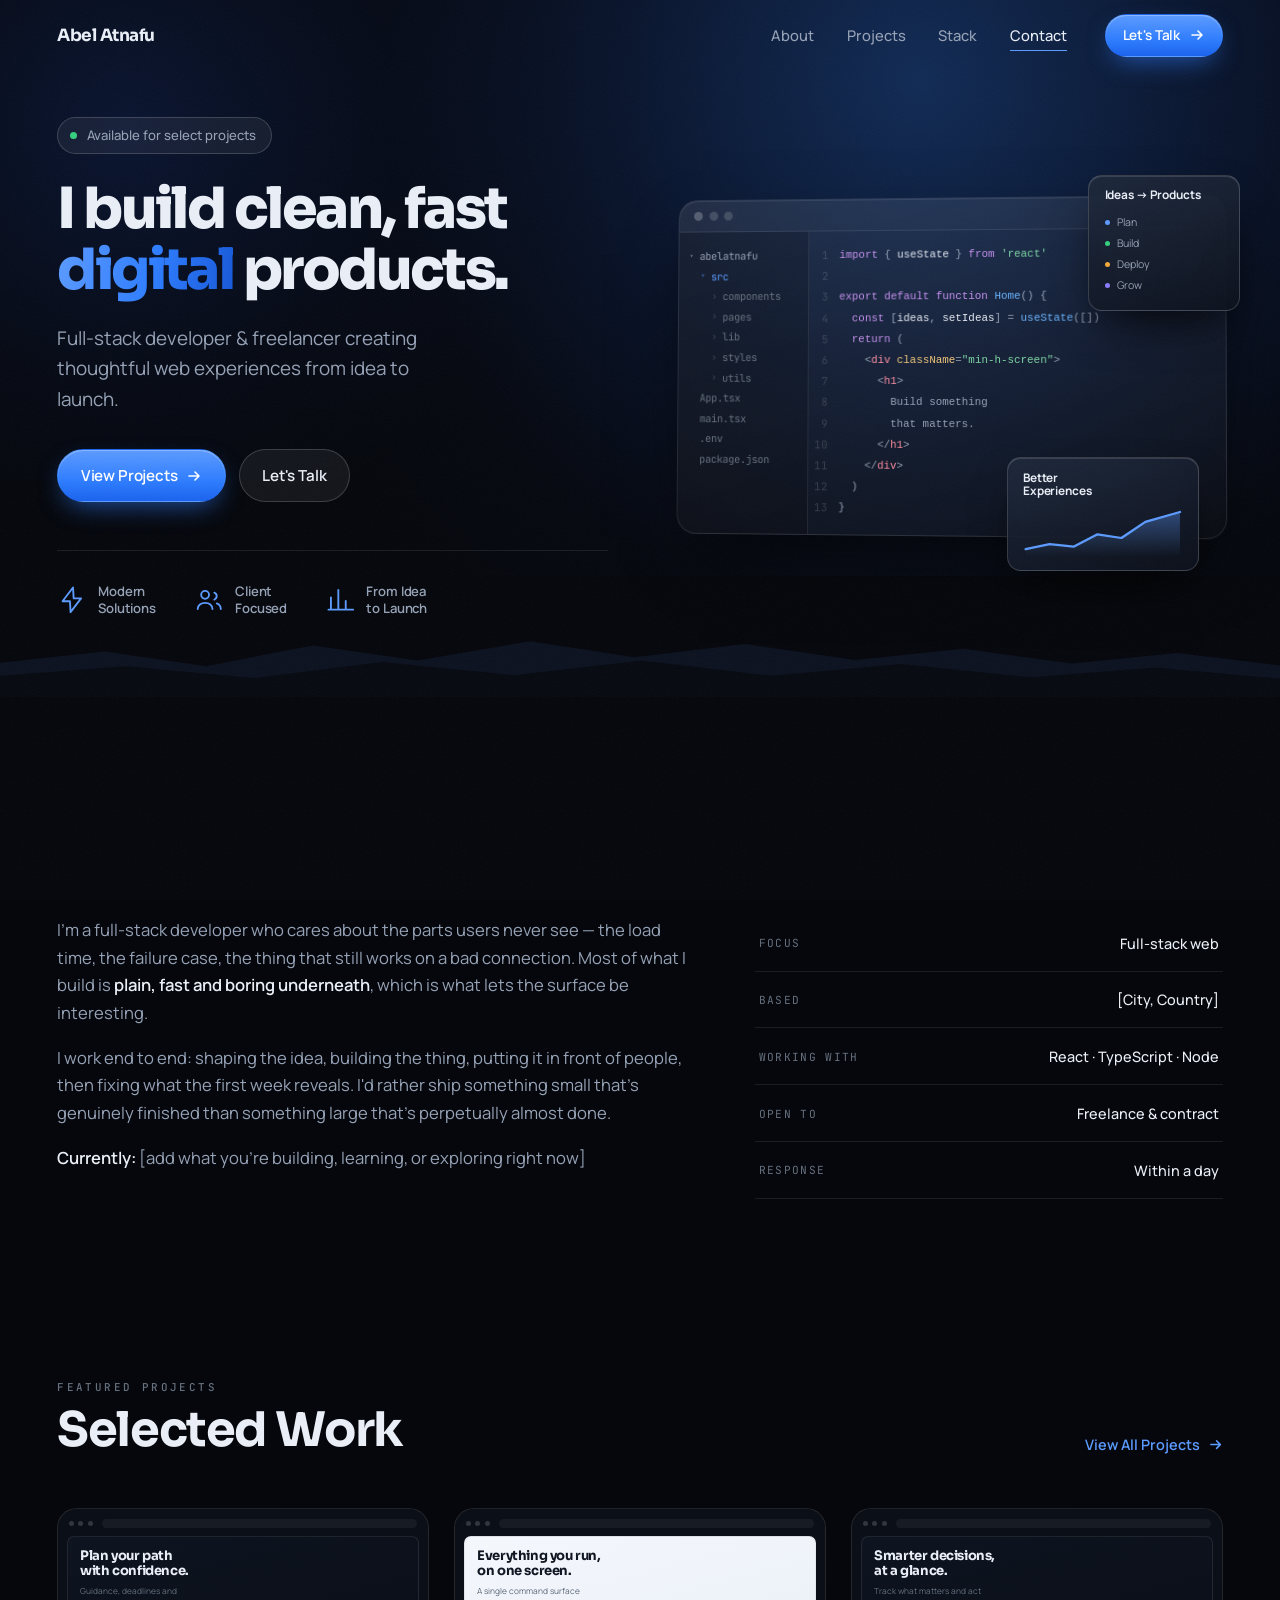
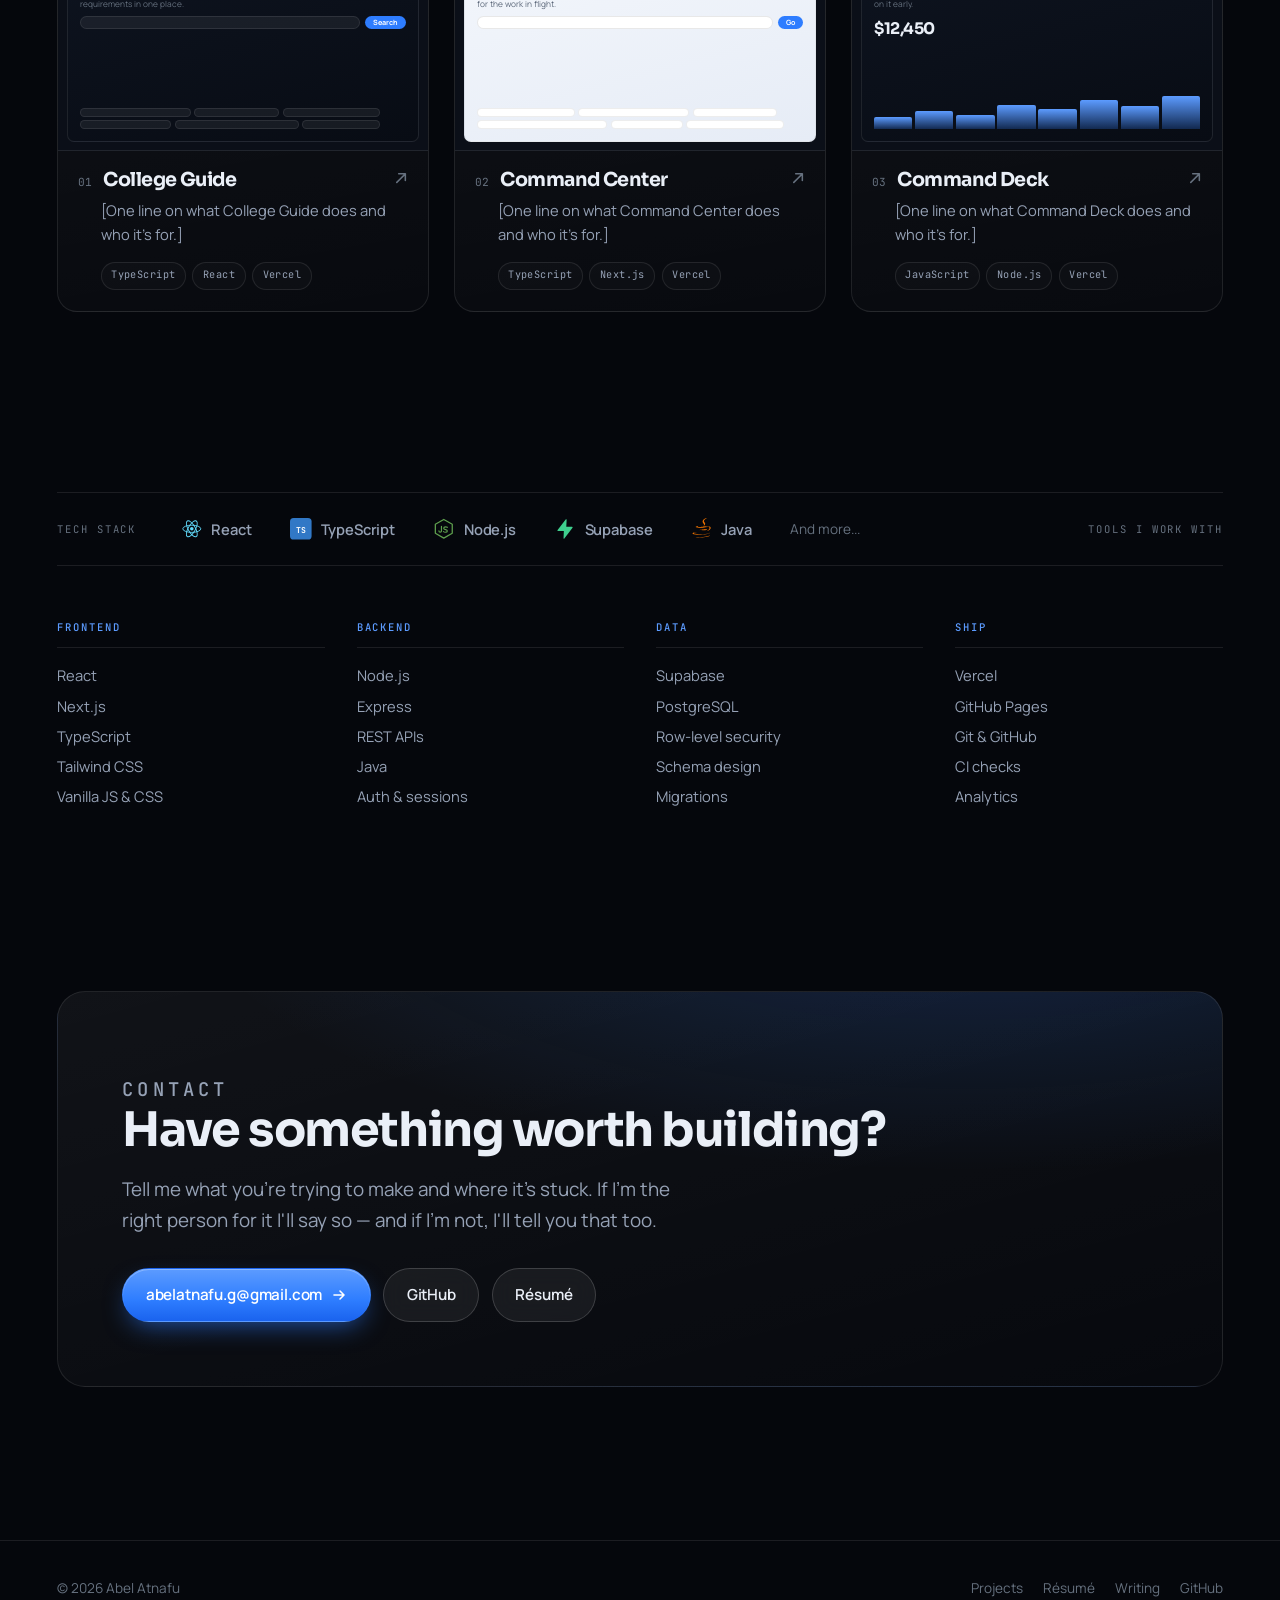
<file: index.html>
<!DOCTYPE html>
<html lang="en">
<head>
<script>document.documentElement.classList.add('js');</script>
<meta charset="UTF-8">
<meta name="viewport" content="width=device-width, initial-scale=1">
<title>Abel Atnafu — Full-stack Developer</title>
<meta name="description" content="Abel Atnafu is a full-stack developer and freelancer building clean, fast digital products — thoughtful web experiences from idea to launch.">
<meta name="color-scheme" content="dark">
<meta name="theme-color" content="#05070C">
<link rel="canonical" href="https://abelatnafu.com/">

<meta property="og:type" content="website">
<meta property="og:url" content="https://abelatnafu.com/">
<meta property="og:title" content="Abel Atnafu — Full-stack Developer">
<meta property="og:description" content="I build clean, fast digital products. Full-stack developer & freelancer creating thoughtful web experiences from idea to launch.">
<meta property="og:image" content="https://abelatnafu.com/assets/images/og-image.png">
<meta property="og:image:width" content="1200">
<meta property="og:image:height" content="630">
<meta name="twitter:card" content="summary_large_image">
<meta name="twitter:title" content="Abel Atnafu — Full-stack Developer">
<meta name="twitter:description" content="I build clean, fast digital products — from idea to launch.">
<meta name="twitter:image" content="https://abelatnafu.com/assets/images/og-image.png">

<link rel="icon" href="/assets/images/favicon.svg" type="image/svg+xml">
<link rel="preconnect" href="https://fonts.googleapis.com">
<link rel="preconnect" href="https://fonts.gstatic.com" crossorigin>
<link rel="stylesheet" href="https://fonts.googleapis.com/css2?family=Sora:wght@400;600;700;800&family=Manrope:wght@400;500;600;700&family=JetBrains+Mono:wght@400;500&display=swap">
<link rel="stylesheet" href="/assets/css/site.css">

<script type="application/ld+json">
{
  "@context": "https://schema.org",
  "@type": "Person",
  "name": "Abel Atnafu",
  "url": "https://abelatnafu.com/",
  "jobTitle": "Full-stack Developer",
  "email": "mailto:abelatnafu.g@gmail.com",
  "sameAs": ["https://github.com/Abelatnaf"]
}
</script>
</head>
<body>
<a class="skip-link" href="#main">Skip to content</a>

<header class="site-header" id="siteHeader">
  <div class="header-inner">
    <a class="wordmark" href="#top">Abel Atnafu</a>

    <nav class="main-nav" id="nav" aria-label="Primary">
      <ul>
        <li><a href="#about">About</a></li>
        <li><a href="#work">Projects</a></li>
        <li><a href="#stack">Stack</a></li>
        <li><a href="#contact">Contact</a></li>
      </ul>
    </nav>

    <a class="btn btn--primary btn--sm header-cta" href="#contact">
      Let's Talk
      <svg viewBox="0 0 16 16" fill="none" aria-hidden="true"><path d="M3 8h10M9 4l4 4-4 4" stroke="currentColor" stroke-width="1.6" stroke-linecap="round" stroke-linejoin="round"/></svg>
    </a>

    <button class="nav-toggle" id="navToggle" aria-expanded="false" aria-controls="nav" aria-label="Menu"><span></span></button>
  </div>
</header>

<main id="main">

<!-- ============================ HERO ============================ -->
<section class="hero" id="top">
  <div class="shell hero-grid">

    <div class="hero-copy">
      <div class="st">
        <span class="pill"><span class="dot"></span> Available for select projects</span>
      </div>

      <h1 class="st">I build clean, fast<br><span class="grad-blue">digital</span> products.</h1>

      <p class="hero-lead st">Full-stack developer &amp; freelancer creating thoughtful web experiences from idea to launch.</p>

      <div class="hero-actions st">
        <a class="btn btn--primary" href="#work">
          View Projects
          <svg viewBox="0 0 16 16" fill="none" aria-hidden="true"><path d="M3 8h10M9 4l4 4-4 4" stroke="currentColor" stroke-width="1.6" stroke-linecap="round" stroke-linejoin="round"/></svg>
        </a>
        <a class="btn btn--ghost" href="#contact">Let's Talk</a>
      </div>

      <div class="chips st">
        <div class="chip">
          <span class="chip-ic">
            <svg viewBox="0 0 24 24" fill="none" aria-hidden="true"><path d="M13 2 4.5 13.2h6L11 22l8.5-11.2h-6L13 2Z" stroke="currentColor" stroke-width="1.5" stroke-linejoin="round"/></svg>
          </span>
          <span class="chip-tx">Modern<br>Solutions</span>
        </div>
        <div class="chip">
          <span class="chip-ic">
            <svg viewBox="0 0 24 24" fill="none" aria-hidden="true"><circle cx="9" cy="8" r="3.2" stroke="currentColor" stroke-width="1.5"/><path d="M3 19.5c0-3 2.7-5 6-5s6 2 6 5" stroke="currentColor" stroke-width="1.5" stroke-linecap="round"/><path d="M16.5 6.2a3 3 0 0 1 0 5.6M18.5 15c2 .7 3.2 2.3 3.2 4.5" stroke="currentColor" stroke-width="1.5" stroke-linecap="round"/></svg>
          </span>
          <span class="chip-tx">Client<br>Focused</span>
        </div>
        <div class="chip">
          <span class="chip-ic">
            <svg viewBox="0 0 24 24" fill="none" aria-hidden="true"><path d="M4 20V10M10 20V4M16 20v-7M22 20H2" stroke="currentColor" stroke-width="1.5" stroke-linecap="round"/></svg>
          </span>
          <span class="chip-tx">From Idea<br>to Launch</span>
        </div>
      </div>
    </div>

    <!-- ---------- Visual stage ---------- -->
    <div class="stage">
      <div class="editor glass">
        <div class="editor-bar" aria-hidden="true"><b></b><b></b><b></b></div>

        <div class="editor-body">
          <ul class="filetree" aria-hidden="true">
            <li class="fold"><span class="car">▾</span> abelatnafu</li>
            <li class="fold open ind"><span class="car">▾</span> src</li>
            <li class="ind" style="padding-left:1.6rem"><span class="car">›</span> components</li>
            <li class="ind" style="padding-left:1.6rem"><span class="car">›</span> pages</li>
            <li class="ind" style="padding-left:1.6rem"><span class="car">›</span> lib</li>
            <li class="ind" style="padding-left:1.6rem"><span class="car">›</span> styles</li>
            <li class="ind" style="padding-left:1.6rem"><span class="car">›</span> utils</li>
            <li class="ind">App.tsx</li>
            <li class="ind">main.tsx</li>
            <li class="ind">.env</li>
            <li class="ind">package.json</li>
          </ul>

          <div class="code">
            <div class="gutter" aria-hidden="true">1<br>2<br>3<br>4<br>5<br>6<br>7<br>8<br>9<br>10<br>11<br>12<br>13</div>
<pre><code><span class="t-key">import</span> { <span class="t-var">useState</span> } <span class="t-key">from</span> <span class="t-str">'react'</span>

<span class="t-key">export default function</span> <span class="t-fn">Home</span>() {
  <span class="t-key">const</span> [<span class="t-var">ideas</span>, <span class="t-var">setIdeas</span>] = <span class="t-fn">useState</span>([])
  <span class="t-key">return</span> (
    &lt;<span class="t-tag">div</span> <span class="t-att">className</span>=<span class="t-str">"min-h-screen"</span>&gt;
      &lt;<span class="t-tag">h1</span>&gt;
        Build something
        that matters.
      &lt;/<span class="t-tag">h1</span>&gt;
    &lt;/<span class="t-tag">div</span>&gt;
  )
}</code></pre>
          </div>
        </div>
      </div>

      <div class="floats-mob">
        <div class="float float--ideas glass">
          <h4>Ideas → Products</h4>
          <ul>
            <li><i style="background:var(--blue-hi)"></i> Plan</li>
            <li><i style="background:var(--green)"></i> Build</li>
            <li><i style="background:var(--amber)"></i> Deploy</li>
            <li><i style="background:var(--violet)"></i> Grow</li>
          </ul>
        </div>

        <div class="float float--chart glass">
          <h4>Better<br>Experiences</h4>
          <svg class="spark" viewBox="0 0 120 40" preserveAspectRatio="none" aria-hidden="true">
            <defs>
              <linearGradient id="sparkFill" x1="0" y1="0" x2="0" y2="1">
                <stop offset="0%" stop-color="#5C9BFF" stop-opacity=".38"/>
                <stop offset="100%" stop-color="#5C9BFF" stop-opacity="0"/>
              </linearGradient>
            </defs>
            <path d="M2 34 L20 30 L38 32 L56 22 L74 25 L92 12 L118 4 L118 40 L2 40 Z" fill="url(#sparkFill)"/>
            <path class="ln" d="M2 34 L20 30 L38 32 L56 22 L74 25 L92 12 L118 4"/>
          </svg>
        </div>
      </div>
    </div>

  </div>

  <div class="rail" aria-hidden="true">
    <span>Discipline</span><span>Creates</span><span>Freedom</span><i></i>
  </div>

  <svg class="ridge" viewBox="0 0 1440 260" preserveAspectRatio="none" aria-hidden="true">
    <path d="M0 158 L118 126 L232 168 L352 108 L470 152 L596 96 L714 142 L838 104 L962 150 L1084 118 L1206 160 L1324 130 L1440 166 L1440 260 L0 260 Z" fill="#0C1220"/>
    <path d="M0 196 L142 168 L286 202 L430 156 L578 194 L722 152 L868 196 L1014 162 L1160 200 L1300 172 L1440 204 L1440 260 L0 260 Z" fill="#070A11"/>
  </svg>
</section>

<!-- ============================ ABOUT ============================ -->
<section class="section" id="about">
  <div class="shell">
    <div class="sec-head rv">
      <div>
        <p class="eyebrow">About</p>
        <h2>Built to ship.</h2>
      </div>
    </div>

    <div class="about-grid">
      <div class="about-copy rv">
        <p>I'm a full-stack developer who cares about the parts users never see — the load time, the failure case, the thing that still works on a bad connection. Most of what I build is <strong>plain, fast and boring underneath</strong>, which is what lets the surface be interesting.</p>
        <p>I work end to end: shaping the idea, building the thing, putting it in front of people, then fixing what the first week reveals. I'd rather ship something small that's genuinely finished than something large that's perpetually almost done.</p>
        <p><strong>Currently:</strong> [add what you're building, learning, or exploring right now]</p>
      </div>

      <dl class="facts rv">
        <div class="fact"><dt>Focus</dt><dd>Full-stack web</dd></div>
        <div class="fact"><dt>Based</dt><dd>[City, Country]</dd></div>
        <div class="fact"><dt>Working with</dt><dd>React · TypeScript · Node</dd></div>
        <div class="fact"><dt>Open to</dt><dd>Freelance &amp; contract</dd></div>
        <div class="fact"><dt>Response</dt><dd>Within a day</dd></div>
      </dl>
    </div>
  </div>
</section>

<!-- ============================ WORK ============================ -->
<section class="section" id="work">
  <div class="shell">
    <div class="sec-head rv">
      <div>
        <p class="eyebrow">Featured Projects</p>
        <h2>Selected Work</h2>
      </div>
      <a class="link-arrow" href="https://github.com/Abelatnaf?tab=repositories">
        View All Projects
        <svg viewBox="0 0 16 16" fill="none" aria-hidden="true"><path d="M3 8h10M9 4l4 4-4 4" stroke="currentColor" stroke-width="1.6" stroke-linecap="round" stroke-linejoin="round"/></svg>
      </a>
    </div>

    <div class="work-grid">

      <!-- 01 -->
      <article class="card rv">
        <div class="card-vis">
          <div class="mock mock--dark">
            <div class="mock-bar"><b></b><b></b><b></b><span></span></div>
            <div class="mock-pane">
              <div class="mock-h">Plan your path<br>with confidence.</div>
              <div class="mock-sub">Guidance, deadlines and requirements in one place.</div>
              <div class="mock-row"><span class="mock-input"></span><span class="mock-btn">Search</span></div>
              <div class="mock-chips">
                <i style="width:34%"></i><i style="width:26%"></i><i style="width:30%"></i>
                <i style="width:28%"></i><i style="width:38%"></i><i style="width:24%"></i>
              </div>
            </div>
          </div>
        </div>
        <div class="card-body">
          <div class="card-top">
            <span class="card-num">01</span>
            <h3>College Guide</h3>
            <span class="card-out"><svg viewBox="0 0 16 16" fill="none" aria-hidden="true"><path d="M6 3h7v7M13 3 4 12" stroke="currentColor" stroke-width="1.6" stroke-linecap="round" stroke-linejoin="round"/></svg></span>
          </div>
          <p class="card-desc">[One line on what College Guide does and who it's for.]</p>
          <div class="tags"><span class="tag">TypeScript</span><span class="tag">React</span><span class="tag">Vercel</span></div>
          <a class="card-link" href="https://college-guide-rho.vercel.app" target="_blank" rel="noopener" aria-label="College Guide — open live site"></a>
        </div>
      </article>

      <!-- 02 -->
      <article class="card rv">
        <div class="card-vis">
          <div class="mock mock--light">
            <div class="mock-bar"><b></b><b></b><b></b><span></span></div>
            <div class="mock-pane">
              <div class="mock-h">Everything you run,<br>on one screen.</div>
              <div class="mock-sub">A single command surface for the work in flight.</div>
              <div class="mock-row"><span class="mock-input"></span><span class="mock-btn">Go</span></div>
              <div class="mock-chips">
                <i style="width:30%"></i><i style="width:34%"></i><i style="width:26%"></i>
                <i style="width:40%"></i><i style="width:22%"></i><i style="width:30%"></i>
              </div>
            </div>
          </div>
        </div>
        <div class="card-body">
          <div class="card-top">
            <span class="card-num">02</span>
            <h3>Command Center</h3>
            <span class="card-out"><svg viewBox="0 0 16 16" fill="none" aria-hidden="true"><path d="M6 3h7v7M13 3 4 12" stroke="currentColor" stroke-width="1.6" stroke-linecap="round" stroke-linejoin="round"/></svg></span>
          </div>
          <p class="card-desc">[One line on what Command Center does and who it's for.]</p>
          <div class="tags"><span class="tag">TypeScript</span><span class="tag">Next.js</span><span class="tag">Vercel</span></div>
          <a class="card-link" href="https://final-comand-center.vercel.app" target="_blank" rel="noopener" aria-label="Command Center — open live site"></a>
        </div>
      </article>

      <!-- 03 -->
      <article class="card rv">
        <div class="card-vis">
          <div class="mock mock--dark">
            <div class="mock-bar"><b></b><b></b><b></b><span></span></div>
            <div class="mock-pane">
              <div class="mock-h">Smarter decisions,<br>at a glance.</div>
              <div class="mock-sub">Track what matters and act on it early.</div>
              <div class="mock-kpi">$12,450</div>
              <div class="mock-bars">
                <i style="height:38%"></i><i style="height:56%"></i><i style="height:44%"></i>
                <i style="height:72%"></i><i style="height:60%"></i><i style="height:88%"></i>
                <i style="height:70%"></i><i style="height:100%"></i>
              </div>
            </div>
          </div>
        </div>
        <div class="card-body">
          <div class="card-top">
            <span class="card-num">03</span>
            <h3>Command Deck</h3>
            <span class="card-out"><svg viewBox="0 0 16 16" fill="none" aria-hidden="true"><path d="M6 3h7v7M13 3 4 12" stroke="currentColor" stroke-width="1.6" stroke-linecap="round" stroke-linejoin="round"/></svg></span>
          </div>
          <p class="card-desc">[One line on what Command Deck does and who it's for.]</p>
          <div class="tags"><span class="tag">JavaScript</span><span class="tag">Node.js</span><span class="tag">Vercel</span></div>
          <a class="card-link" href="https://command-deck-woad.vercel.app" target="_blank" rel="noopener" aria-label="Command Deck — open live site"></a>
        </div>
      </article>

    </div>
  </div>
</section>

<!-- ============================ STACK ============================ -->
<section class="section" id="stack">
  <div class="shell">
    <div class="stack-strip rv">
      <span class="stack-lab">Tech Stack</span>

      <div class="stack-items">
        <span class="stack-item">
          <svg viewBox="0 0 24 24" aria-hidden="true">
            <circle cx="12" cy="12" r="2" fill="#61DAFB"/>
            <g fill="none" stroke="#61DAFB" stroke-width="1"><ellipse cx="12" cy="12" rx="10" ry="4"/><ellipse cx="12" cy="12" rx="10" ry="4" transform="rotate(60 12 12)"/><ellipse cx="12" cy="12" rx="10" ry="4" transform="rotate(120 12 12)"/></g>
          </svg>
          React
        </span>

        <span class="stack-item">
          <svg viewBox="0 0 24 24" aria-hidden="true">
            <rect width="24" height="24" rx="4" fill="#3178C6"/>
            <text x="12" y="16.5" text-anchor="middle" font-family="JetBrains Mono, monospace" font-size="9" font-weight="700" fill="#fff">TS</text>
          </svg>
          TypeScript
        </span>

        <span class="stack-item">
          <svg viewBox="0 0 24 24" aria-hidden="true">
            <path d="M12 1.6 21.4 7v10L12 22.4 2.6 17V7L12 1.6Z" fill="none" stroke="#5FA04E" stroke-width="1.4" stroke-linejoin="round"/>
            <path d="M9.4 9.2v5.2c0 .8-.6 1.3-1.4 1.3s-1.4-.5-1.4-1.3M11.6 15.1c.5.4 1.3.7 2.2.7 1.3 0 2.1-.5 2.1-1.4 0-1.9-4-1-4-3 0-.9.8-1.5 2-1.5.8 0 1.5.2 2 .5" fill="none" stroke="#5FA04E" stroke-width="1.3" stroke-linecap="round"/>
          </svg>
          Node.js
        </span>

        <span class="stack-item">
          <svg viewBox="0 0 24 24" aria-hidden="true">
            <path d="M13.2 1.5 4 13.4a.7.7 0 0 0 .55 1.15h6.4l-.35 7.9a.5.5 0 0 0 .9.33L20.6 10.9a.7.7 0 0 0-.55-1.15h-6.4l.4-7.9a.5.5 0 0 0-.85-.35Z" fill="#3ECF8E"/>
          </svg>
          Supabase
        </span>

        <span class="stack-item">
          <svg viewBox="0 0 24 24" aria-hidden="true">
            <path d="M9.6 13.8s-1-.6.7-.8c0 0 3.4-.3 6.6-.9 0 0 .6.4 1.4.6-4.4 1.9-9.9.1-8.7 1.1ZM9 11s-1.1-.8.6-1c0 0 3.6-.3 6.3-.9 0 0 .5.5 1.2.7-4.5 1.3-9.5.1-8.1 1.2Z" fill="#E76F00"/>
            <path d="M14 6.3c1.2 1.4-.3 2.7-.3 2.7s3.1-1.6 1.7-3.6c-1.3-1.9-2.3-2.8 3.1-5.9 0 0-8.7 2.2-4.5 6.8Z" fill="#E76F00"/>
            <path d="M20.5 16s.8.6-.9 1.1c-3.2 1-13.2 1.3-16 0-1-.4.9-1.1 1.5-1.2.6-.1 1-.1 1-.1-1.1-.8-7.2 1.6-3.1 2.2 11.2 1.8 20.4-.8 17.5-2ZM10.2 8.2s-5.1 1.2-1.8 1.7c1.4.2 4.2.1 6.7-.1 2.1-.2 4.2-.5 4.2-.5s-.7.3-1.3.7c-5.2 1.4-15.2.8-12.3-.6 2.4-1.2 4.5-1.2 4.5-1.2ZM17.4 14.6c5.3-2.7 2.8-5.4 1.1-5-.4.1-.6.2-.6.2s.2-.3.5-.4c3.5-1.2 6.2 3.6-1.1 5.3 0 0 .1-.1.1-.1Z" fill="#E76F00"/>
            <path d="M8 21.6c5.1.3 12.9-.2 13.1-2.6 0 0-.4.9-4.2 1.7-4.3.8-9.6.7-12.7.2 0 0 .7.6 3.8.7Z" fill="#E76F00"/>
          </svg>
          Java
        </span>

        <span class="stack-more">And more...</span>
      </div>

      <span class="stack-lab stack-lab--end">Tools I work with</span>
    </div>

    <div class="stack-cols">
      <div class="stack-col rv">
        <h4>Frontend</h4>
        <ul><li>React</li><li>Next.js</li><li>TypeScript</li><li>Tailwind CSS</li><li>Vanilla JS &amp; CSS</li></ul>
      </div>
      <div class="stack-col rv">
        <h4>Backend</h4>
        <ul><li>Node.js</li><li>Express</li><li>REST APIs</li><li>Java</li><li>Auth &amp; sessions</li></ul>
      </div>
      <div class="stack-col rv">
        <h4>Data</h4>
        <ul><li>Supabase</li><li>PostgreSQL</li><li>Row-level security</li><li>Schema design</li><li>Migrations</li></ul>
      </div>
      <div class="stack-col rv">
        <h4>Ship</h4>
        <ul><li>Vercel</li><li>GitHub Pages</li><li>Git &amp; GitHub</li><li>CI checks</li><li>Analytics</li></ul>
      </div>
    </div>
  </div>
</section>

<!-- ============================ CONTACT ============================ -->
<section class="section" id="contact">
  <div class="shell">
    <div class="contact rv">
      <p class="eyebrow">Contact</p>
      <h2>Have something worth building?</h2>
      <p>Tell me what you're trying to make and where it's stuck. If I'm the right person for it I'll say so — and if I'm not, I'll tell you that too.</p>
      <div class="contact-actions">
        <a class="btn btn--primary" href="mailto:abelatnafu.g@gmail.com">
          abelatnafu.g@gmail.com
          <svg viewBox="0 0 16 16" fill="none" aria-hidden="true"><path d="M3 8h10M9 4l4 4-4 4" stroke="currentColor" stroke-width="1.6" stroke-linecap="round" stroke-linejoin="round"/></svg>
        </a>
        <a class="btn btn--ghost" href="https://github.com/Abelatnaf" target="_blank" rel="noopener">GitHub</a>
        <a class="btn btn--ghost" href="/resume.html">Résumé</a>
      </div>
    </div>
  </div>
</section>

</main>

<footer class="site-footer">
  <div class="shell footer-inner">
    <p>© <span id="yr">2026</span> Abel Atnafu</p>
    <nav class="footer-links" aria-label="Footer">
      <a href="#work">Projects</a>
      <a href="/resume.html">Résumé</a>
      <a href="/blog/">Writing</a>
      <a href="https://github.com/Abelatnaf" target="_blank" rel="noopener">GitHub</a>
    </nav>
  </div>
</footer>

<script src="/assets/js/site.js" defer></script>
</body>
</html>
</file>
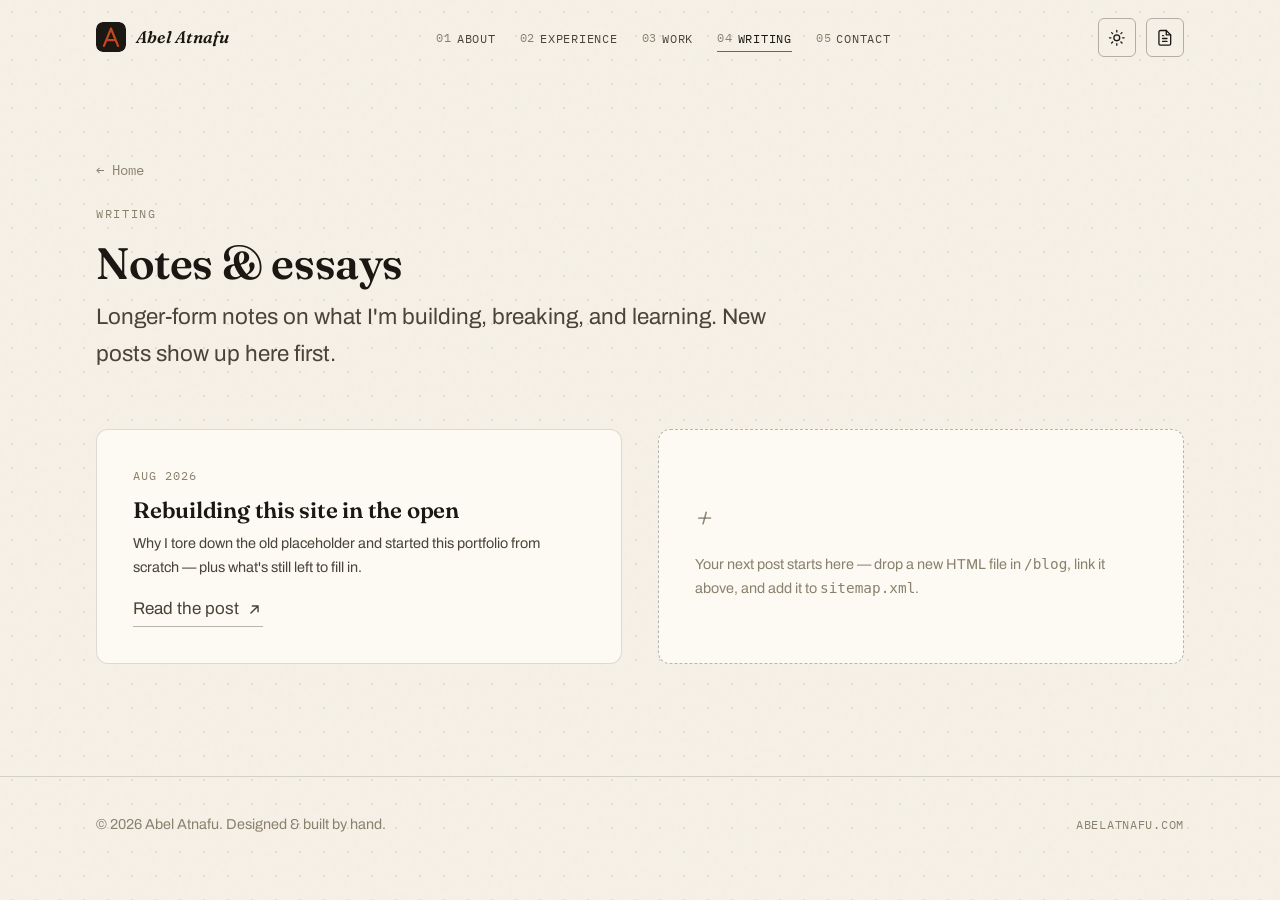
<file: blog/index.html>
<!DOCTYPE html>
<html lang="en">
<head>
<script>
  (function () {
    try {
      var t = localStorage.getItem('theme');
      if (t === 'light' || t === 'dark') document.documentElement.setAttribute('data-theme', t);
    } catch (e) {}
  })();
</script>
<meta charset="UTF-8">
<meta name="viewport" content="width=device-width, initial-scale=1">
<title>Writing — Abel Atnafu</title>
<meta name="description" content="Notes and essays from Abel Atnafu on software, systems, and building in public.">
<meta name="color-scheme" content="light dark">
<meta name="theme-color" content="#F6F1E7" media="(prefers-color-scheme: light)">
<meta name="theme-color" content="#14110B" media="(prefers-color-scheme: dark)">
<link rel="canonical" href="https://abelatnafu.com/blog/">
<link rel="icon" href="/assets/images/favicon.svg" type="image/svg+xml">
<link rel="preconnect" href="https://fonts.googleapis.com">
<link rel="preconnect" href="https://fonts.gstatic.com" crossorigin>
<link rel="stylesheet" href="https://fonts.googleapis.com/css2?family=Fraunces:ital,opsz,wght@0,9..144,400..900;1,9..144,400..900&family=Archivo:wght@400;500;600;700&family=IBM+Plex+Mono:wght@400;500&display=swap">
<link rel="stylesheet" href="/assets/css/style.css">
</head>
<body>
<a class="skip-link" href="#main-content">Skip to content</a>
<div class="scroll-progress" id="scrollProgress"></div>

<header class="site-header" id="siteHeader">
  <div class="header-inner">
    <a class="logo-mark" href="/index.html" aria-label="Abel Atnafu — home">
      <svg viewBox="0 0 32 32" aria-hidden="true" focusable="false"><rect width="32" height="32" rx="7" fill="#1B1712"/><path d="M16 7 L8.5 25.5 M16 7 L23.5 25.5 M11.4 19.2 H20.6" fill="none" stroke="#C1481E" stroke-width="2.4" stroke-linecap="round" stroke-linejoin="round"/></svg>
      <span>Abel Atnafu</span>
    </a>
    <nav class="main-nav" aria-label="Primary">
      <ul>
        <li><a href="/index.html#about"><span class="n">01</span>About</a></li>
        <li><a href="/index.html#experience"><span class="n">02</span>Experience</a></li>
        <li><a href="/index.html#work"><span class="n">03</span>Work</a></li>
        <li><a href="/index.html#writing" class="is-active"><span class="n">04</span>Writing</a></li>
        <li><a href="/index.html#contact"><span class="n">05</span>Contact</a></li>
      </ul>
    </nav>
    <div class="header-actions">
      <button class="icon-btn theme-toggle" id="themeToggle" type="button" aria-label="Toggle color theme">
        <svg class="icon-sun" viewBox="0 0 24 24" fill="none" stroke="currentColor" stroke-width="1.8" stroke-linecap="round" stroke-linejoin="round" aria-hidden="true"><circle cx="12" cy="12" r="4"/><path d="M12 2v2M12 20v2M4.93 4.93l1.41 1.41M17.66 17.66l1.41 1.41M2 12h2M20 12h2M6.34 17.66l-1.41 1.41M19.07 4.93l-1.41 1.41"/></svg>
        <svg class="icon-moon" viewBox="0 0 24 24" fill="none" stroke="currentColor" stroke-width="1.8" stroke-linecap="round" stroke-linejoin="round" aria-hidden="true"><path d="M21 12.79A9 9 0 1 1 11.21 3 7 7 0 0 0 21 12.79z"/></svg>
      </button>
      <a class="icon-btn" href="/resume.html" aria-label="Résumé">
        <svg viewBox="0 0 24 24" fill="none" stroke="currentColor" stroke-width="1.8" stroke-linecap="round" stroke-linejoin="round" aria-hidden="true"><path d="M14 2H6a2 2 0 0 0-2 2v16a2 2 0 0 0 2 2h12a2 2 0 0 0 2-2V8z"/><path d="M14 2v6h6"/><path d="M9 13h6M9 17h6M9 9h1"/></svg>
      </a>
      <button class="hamburger" id="menuOpen" type="button" aria-controls="mobileNav" aria-expanded="false" aria-label="Open menu"><span></span></button>
    </div>
  </div>
</header>

<div class="mobile-nav" id="mobileNav">
  <div class="mobile-nav-top">
    <a class="logo-mark" href="/index.html">
      <svg viewBox="0 0 32 32" aria-hidden="true" focusable="false"><rect width="32" height="32" rx="7" fill="#1B1712"/><path d="M16 7 L8.5 25.5 M16 7 L23.5 25.5 M11.4 19.2 H20.6" fill="none" stroke="#C1481E" stroke-width="2.4" stroke-linecap="round" stroke-linejoin="round"/></svg>
      <span>Abel Atnafu</span>
    </a>
    <button class="icon-btn" id="menuClose" type="button" aria-label="Close menu">
      <svg viewBox="0 0 24 24" fill="none" stroke="currentColor" stroke-width="1.8" stroke-linecap="round" stroke-linejoin="round" aria-hidden="true"><path d="M18 6 6 18M6 6l12 12"/></svg>
    </button>
  </div>
  <ul>
    <li><a href="/index.html#about"><span class="n">01</span>About</a></li>
    <li><a href="/index.html#experience"><span class="n">02</span>Experience</a></li>
    <li><a href="/index.html#work"><span class="n">03</span>Work</a></li>
    <li><a href="/index.html#writing"><span class="n">04</span>Writing</a></li>
    <li><a href="/index.html#contact"><span class="n">05</span>Contact</a></li>
  </ul>
</div>

<main id="main-content">
  <div class="page-hero">
    <div class="container">
      <a class="back-link" href="/index.html">← Home</a>
      <p class="eyebrow" style="margin-top:1.25rem;">Writing</p>
      <h1 class="heading-lg">Notes &amp; essays</h1>
      <p class="lede" style="margin-top:.75rem;">
        Longer-form notes on what I'm building, breaking, and learning.
        New posts show up here first.
      </p>
    </div>
  </div>

  <section class="section" style="padding-top:0;">
    <div class="container">
      <div class="writing-grid">
        <a class="post-card" href="/blog/rebuilding-in-the-open.html">
          <div class="post-date">Aug 2026</div>
          <h3>Rebuilding this site in the open</h3>
          <p>Why I tore down the old placeholder and started this portfolio from scratch — plus what's still left to fill in.</p>
          <span class="link-arrow">
            Read the post
            <svg viewBox="0 0 24 24" fill="none" stroke="currentColor" stroke-width="2" stroke-linecap="round" stroke-linejoin="round" aria-hidden="true"><path d="M7 17 17 7M9 7h8v8"/></svg>
          </span>
        </a>
        <a class="post-card post-card--ghost" href="/index.html#contact">
          <span class="plus">+</span>
          <p>Your next post starts here — drop a new HTML file in <code>/blog</code>, link it above, and add it to <code>sitemap.xml</code>.</p>
        </a>
      </div>
    </div>
  </section>
</main>

<footer class="site-footer">
  <div class="container footer-inner">
    <p>© 2026 Abel Atnafu. Designed &amp; built by hand.</p>
    <div class="footer-links">
      <a href="/index.html">abelatnafu.com</a>
    </div>
  </div>
</footer>

<script src="/assets/js/main.js" defer></script>
</body>
</html>
</file>
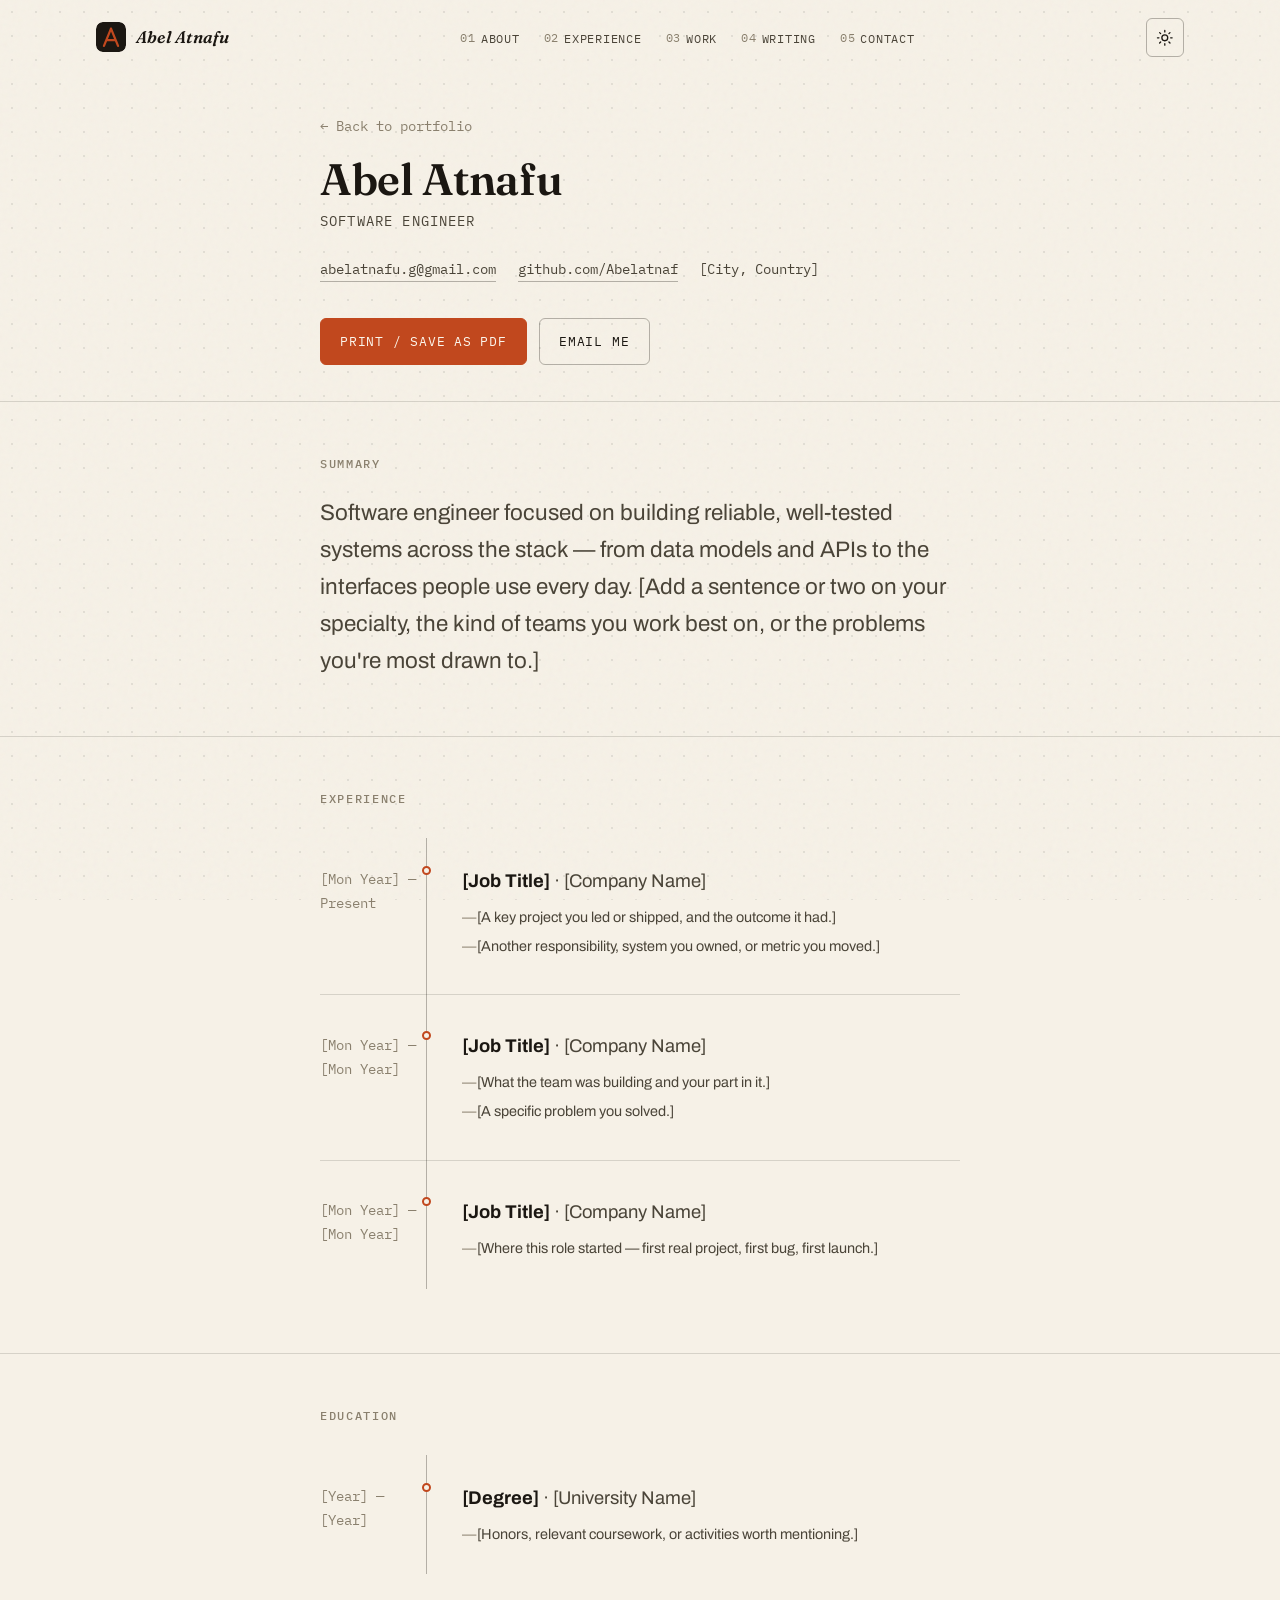
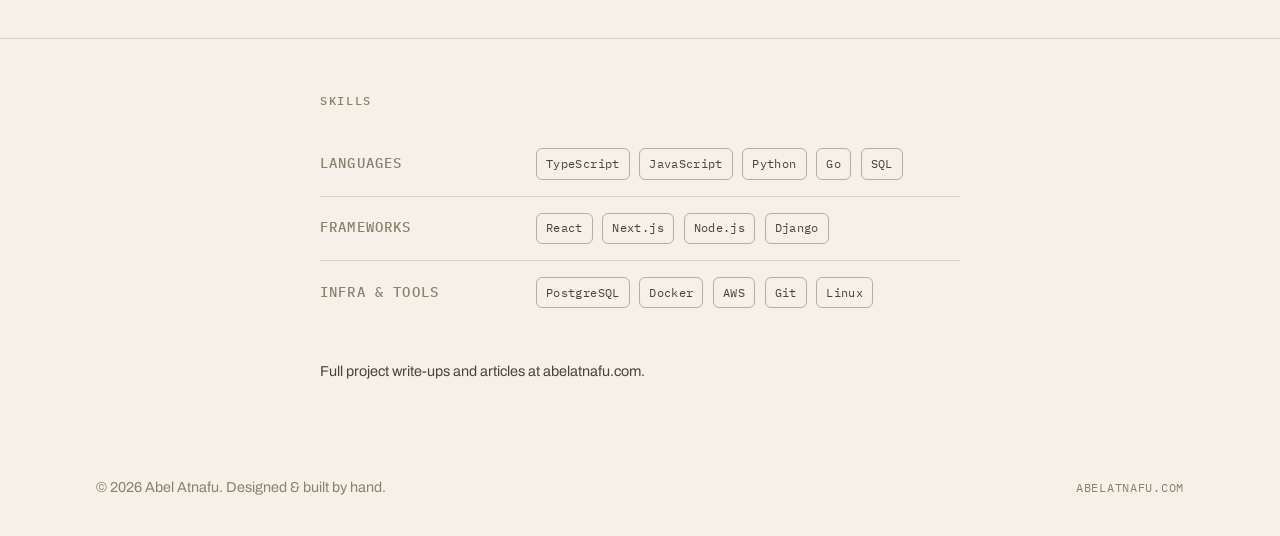
<file: resume.html>
<!DOCTYPE html>
<html lang="en">
<head>
<script>
  (function () {
    try {
      var t = localStorage.getItem('theme');
      if (t === 'light' || t === 'dark') document.documentElement.setAttribute('data-theme', t);
    } catch (e) {}
  })();
</script>
<meta charset="UTF-8">
<meta name="viewport" content="width=device-width, initial-scale=1">
<title>Résumé — Abel Atnafu</title>
<meta name="description" content="Résumé of Abel Atnafu, software engineer.">
<meta name="color-scheme" content="light dark">
<meta name="theme-color" content="#F6F1E7" media="(prefers-color-scheme: light)">
<meta name="theme-color" content="#14110B" media="(prefers-color-scheme: dark)">
<link rel="canonical" href="https://abelatnafu.com/resume.html">
<link rel="icon" href="/assets/images/favicon.svg" type="image/svg+xml">
<link rel="preconnect" href="https://fonts.googleapis.com">
<link rel="preconnect" href="https://fonts.gstatic.com" crossorigin>
<link rel="stylesheet" href="https://fonts.googleapis.com/css2?family=Fraunces:ital,opsz,wght@0,9..144,400..900;1,9..144,400..900&family=Archivo:wght@400;500;600;700&family=IBM+Plex+Mono:wght@400;500&display=swap">
<link rel="stylesheet" href="/assets/css/style.css">
</head>
<body>
<a class="skip-link" href="#main-content">Skip to content</a>
<div class="scroll-progress no-print" id="scrollProgress"></div>

<header class="site-header no-print" id="siteHeader">
  <div class="header-inner">
    <a class="logo-mark" href="/index.html" aria-label="Abel Atnafu — home">
      <svg viewBox="0 0 32 32" aria-hidden="true" focusable="false"><rect width="32" height="32" rx="7" fill="#1B1712"/><path d="M16 7 L8.5 25.5 M16 7 L23.5 25.5 M11.4 19.2 H20.6" fill="none" stroke="#C1481E" stroke-width="2.4" stroke-linecap="round" stroke-linejoin="round"/></svg>
      <span>Abel Atnafu</span>
    </a>
    <nav class="main-nav" aria-label="Primary">
      <ul>
        <li><a href="/index.html#about"><span class="n">01</span>About</a></li>
        <li><a href="/index.html#experience"><span class="n">02</span>Experience</a></li>
        <li><a href="/index.html#work"><span class="n">03</span>Work</a></li>
        <li><a href="/index.html#writing"><span class="n">04</span>Writing</a></li>
        <li><a href="/index.html#contact"><span class="n">05</span>Contact</a></li>
      </ul>
    </nav>
    <div class="header-actions">
      <button class="icon-btn theme-toggle" id="themeToggle" type="button" aria-label="Toggle color theme">
        <svg class="icon-sun" viewBox="0 0 24 24" fill="none" stroke="currentColor" stroke-width="1.8" stroke-linecap="round" stroke-linejoin="round" aria-hidden="true"><circle cx="12" cy="12" r="4"/><path d="M12 2v2M12 20v2M4.93 4.93l1.41 1.41M17.66 17.66l1.41 1.41M2 12h2M20 12h2M6.34 17.66l-1.41 1.41M19.07 4.93l-1.41 1.41"/></svg>
        <svg class="icon-moon" viewBox="0 0 24 24" fill="none" stroke="currentColor" stroke-width="1.8" stroke-linecap="round" stroke-linejoin="round" aria-hidden="true"><path d="M21 12.79A9 9 0 1 1 11.21 3 7 7 0 0 0 21 12.79z"/></svg>
      </button>
      <button class="hamburger" id="menuOpen" type="button" aria-controls="mobileNav" aria-expanded="false" aria-label="Open menu"><span></span></button>
    </div>
  </div>
</header>

<div class="mobile-nav no-print" id="mobileNav">
  <div class="mobile-nav-top">
    <a class="logo-mark" href="/index.html">
      <svg viewBox="0 0 32 32" aria-hidden="true" focusable="false"><rect width="32" height="32" rx="7" fill="#1B1712"/><path d="M16 7 L8.5 25.5 M16 7 L23.5 25.5 M11.4 19.2 H20.6" fill="none" stroke="#C1481E" stroke-width="2.4" stroke-linecap="round" stroke-linejoin="round"/></svg>
      <span>Abel Atnafu</span>
    </a>
    <button class="icon-btn" id="menuClose" type="button" aria-label="Close menu">
      <svg viewBox="0 0 24 24" fill="none" stroke="currentColor" stroke-width="1.8" stroke-linecap="round" stroke-linejoin="round" aria-hidden="true"><path d="M18 6 6 18M6 6l12 12"/></svg>
    </button>
  </div>
  <ul>
    <li><a href="/index.html#about"><span class="n">01</span>About</a></li>
    <li><a href="/index.html#experience"><span class="n">02</span>Experience</a></li>
    <li><a href="/index.html#work"><span class="n">03</span>Work</a></li>
    <li><a href="/index.html#writing"><span class="n">04</span>Writing</a></li>
    <li><a href="/index.html#contact"><span class="n">05</span>Contact</a></li>
  </ul>
</div>

<main id="main-content">
  <div class="resume-head">
    <div class="container container--narrow">
      <a class="back-link no-print" href="/index.html">← Back to portfolio</a>
      <h1>Abel Atnafu</h1>
      <p class="role">Software Engineer</p>
      <div class="resume-meta">
        <a href="mailto:abelatnafu.g@gmail.com">abelatnafu.g@gmail.com</a>
        <a href="https://github.com/Abelatnaf" target="_blank" rel="noopener">github.com/Abelatnaf</a>
        <span>[City, Country]</span>
      </div>
      <div class="resume-actions no-print">
        <button class="btn btn-primary" id="printResume" type="button">Print / Save as PDF</button>
        <a class="btn btn-ghost" href="mailto:abelatnafu.g@gmail.com">Email Me</a>
      </div>
    </div>
  </div>

  <section class="resume-section">
    <div class="container container--narrow">
      <h2 class="resume-h2">Summary</h2>
      <p class="resume-summary">
        Software engineer focused on building reliable, well-tested systems across
        the stack — from data models and APIs to the interfaces people use every
        day. [Add a sentence or two on your specialty, the kind of teams you work
        best on, or the problems you're most drawn to.]
      </p>
    </div>
  </section>

  <section class="resume-section">
    <div class="container container--narrow">
      <h2 class="resume-h2">Experience</h2>
      <div class="timeline">
        <div class="timeline-item">
          <div class="timeline-date">[Mon Year] — Present</div>
          <div>
            <div class="timeline-role">[Job Title] <span>· [Company Name]</span></div>
            <ul class="timeline-desc">
              <li>[A key project you led or shipped, and the outcome it had.]</li>
              <li>[Another responsibility, system you owned, or metric you moved.]</li>
            </ul>
          </div>
        </div>
        <div class="timeline-item">
          <div class="timeline-date">[Mon Year] — [Mon Year]</div>
          <div>
            <div class="timeline-role">[Job Title] <span>· [Company Name]</span></div>
            <ul class="timeline-desc">
              <li>[What the team was building and your part in it.]</li>
              <li>[A specific problem you solved.]</li>
            </ul>
          </div>
        </div>
        <div class="timeline-item">
          <div class="timeline-date">[Mon Year] — [Mon Year]</div>
          <div>
            <div class="timeline-role">[Job Title] <span>· [Company Name]</span></div>
            <ul class="timeline-desc">
              <li>[Where this role started — first real project, first bug, first launch.]</li>
            </ul>
          </div>
        </div>
      </div>
    </div>
  </section>

  <section class="resume-section">
    <div class="container container--narrow">
      <h2 class="resume-h2">Education</h2>
      <div class="timeline">
        <div class="timeline-item">
          <div class="timeline-date">[Year] — [Year]</div>
          <div>
            <div class="timeline-role">[Degree] <span>· [University Name]</span></div>
            <ul class="timeline-desc">
              <li>[Honors, relevant coursework, or activities worth mentioning.]</li>
            </ul>
          </div>
        </div>
      </div>
    </div>
  </section>

  <section class="resume-section">
    <div class="container container--narrow">
      <h2 class="resume-h2">Skills</h2>
      <div class="toolbox" style="margin-top:0;">
        <div class="toolbox-group">
          <h3>Languages</h3>
          <div class="tag-row"><span class="tag">TypeScript</span><span class="tag">JavaScript</span><span class="tag">Python</span><span class="tag">Go</span><span class="tag">SQL</span></div>
        </div>
        <div class="toolbox-group">
          <h3>Frameworks</h3>
          <div class="tag-row"><span class="tag">React</span><span class="tag">Next.js</span><span class="tag">Node.js</span><span class="tag">Django</span></div>
        </div>
        <div class="toolbox-group">
          <h3>Infra &amp; Tools</h3>
          <div class="tag-row"><span class="tag">PostgreSQL</span><span class="tag">Docker</span><span class="tag">AWS</span><span class="tag">Git</span><span class="tag">Linux</span></div>
        </div>
      </div>
      <p class="lede" style="margin-top:var(--sp-6); font-size:var(--fs-small);">
        Full project write-ups and articles at
        <a class="underline-hover" href="https://abelatnafu.com">abelatnafu.com</a>.
      </p>
    </div>
  </section>
</main>

<footer class="site-footer no-print">
  <div class="container footer-inner">
    <p>© 2026 Abel Atnafu. Designed &amp; built by hand.</p>
    <div class="footer-links">
      <a href="/index.html">abelatnafu.com</a>
    </div>
  </div>
</footer>

<script src="/assets/js/main.js" defer></script>
</body>
</html>
</file>
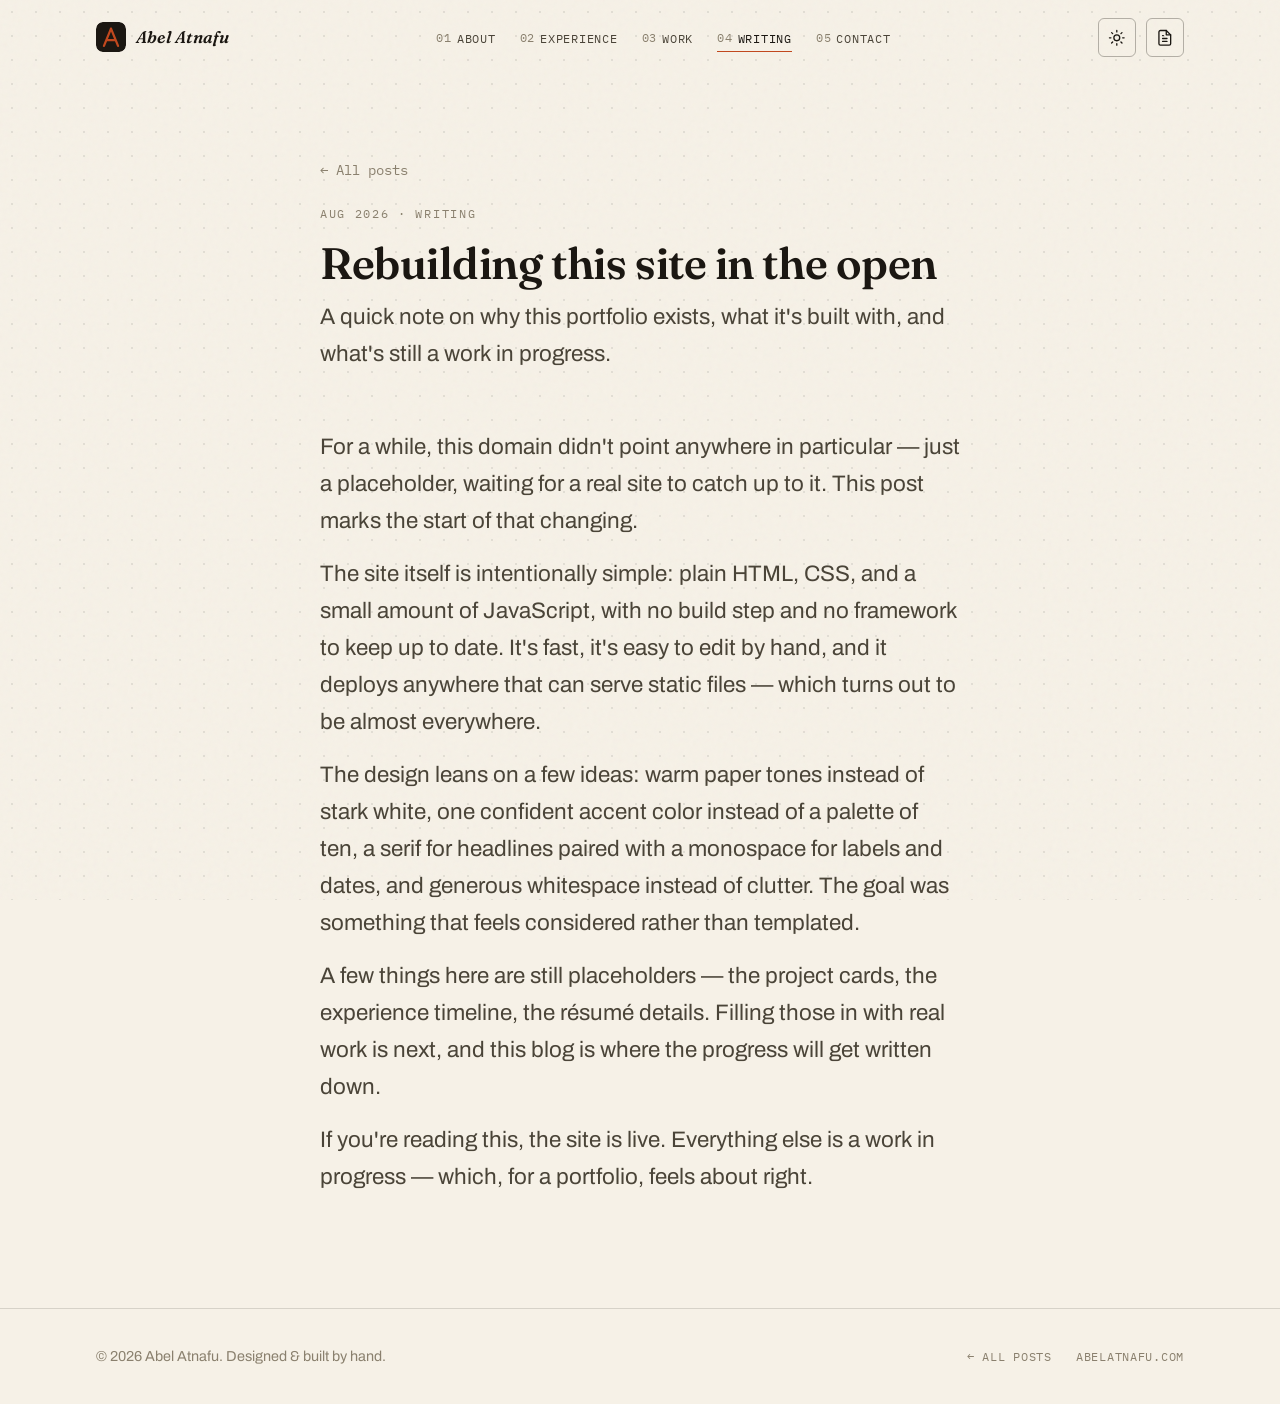
<file: blog/rebuilding-in-the-open.html>
<!DOCTYPE html>
<html lang="en">
<head>
<script>
  (function () {
    try {
      var t = localStorage.getItem('theme');
      if (t === 'light' || t === 'dark') document.documentElement.setAttribute('data-theme', t);
    } catch (e) {}
  })();
</script>
<meta charset="UTF-8">
<meta name="viewport" content="width=device-width, initial-scale=1">
<title>Rebuilding this site in the open — Abel Atnafu</title>
<meta name="description" content="A quick note on why this portfolio exists, what it's built with, and what's still a work in progress.">
<meta name="color-scheme" content="light dark">
<meta name="theme-color" content="#F6F1E7" media="(prefers-color-scheme: light)">
<meta name="theme-color" content="#14110B" media="(prefers-color-scheme: dark)">
<link rel="canonical" href="https://abelatnafu.com/blog/rebuilding-in-the-open.html">
<meta property="og:type" content="article">
<meta property="og:url" content="https://abelatnafu.com/blog/rebuilding-in-the-open.html">
<meta property="og:title" content="Rebuilding this site in the open">
<meta property="og:description" content="A quick note on why this portfolio exists, what it's built with, and what's still a work in progress.">
<link rel="icon" href="/assets/images/favicon.svg" type="image/svg+xml">
<link rel="preconnect" href="https://fonts.googleapis.com">
<link rel="preconnect" href="https://fonts.gstatic.com" crossorigin>
<link rel="stylesheet" href="https://fonts.googleapis.com/css2?family=Fraunces:ital,opsz,wght@0,9..144,400..900;1,9..144,400..900&family=Archivo:wght@400;500;600;700&family=IBM+Plex+Mono:wght@400;500&display=swap">
<link rel="stylesheet" href="/assets/css/style.css">
</head>
<body>
<a class="skip-link" href="#main-content">Skip to content</a>
<div class="scroll-progress" id="scrollProgress"></div>

<header class="site-header" id="siteHeader">
  <div class="header-inner">
    <a class="logo-mark" href="/index.html" aria-label="Abel Atnafu — home">
      <svg viewBox="0 0 32 32" aria-hidden="true" focusable="false"><rect width="32" height="32" rx="7" fill="#1B1712"/><path d="M16 7 L8.5 25.5 M16 7 L23.5 25.5 M11.4 19.2 H20.6" fill="none" stroke="#C1481E" stroke-width="2.4" stroke-linecap="round" stroke-linejoin="round"/></svg>
      <span>Abel Atnafu</span>
    </a>
    <nav class="main-nav" aria-label="Primary">
      <ul>
        <li><a href="/index.html#about"><span class="n">01</span>About</a></li>
        <li><a href="/index.html#experience"><span class="n">02</span>Experience</a></li>
        <li><a href="/index.html#work"><span class="n">03</span>Work</a></li>
        <li><a href="/index.html#writing" class="is-active"><span class="n">04</span>Writing</a></li>
        <li><a href="/index.html#contact"><span class="n">05</span>Contact</a></li>
      </ul>
    </nav>
    <div class="header-actions">
      <button class="icon-btn theme-toggle" id="themeToggle" type="button" aria-label="Toggle color theme">
        <svg class="icon-sun" viewBox="0 0 24 24" fill="none" stroke="currentColor" stroke-width="1.8" stroke-linecap="round" stroke-linejoin="round" aria-hidden="true"><circle cx="12" cy="12" r="4"/><path d="M12 2v2M12 20v2M4.93 4.93l1.41 1.41M17.66 17.66l1.41 1.41M2 12h2M20 12h2M6.34 17.66l-1.41 1.41M19.07 4.93l-1.41 1.41"/></svg>
        <svg class="icon-moon" viewBox="0 0 24 24" fill="none" stroke="currentColor" stroke-width="1.8" stroke-linecap="round" stroke-linejoin="round" aria-hidden="true"><path d="M21 12.79A9 9 0 1 1 11.21 3 7 7 0 0 0 21 12.79z"/></svg>
      </button>
      <a class="icon-btn" href="/resume.html" aria-label="Résumé">
        <svg viewBox="0 0 24 24" fill="none" stroke="currentColor" stroke-width="1.8" stroke-linecap="round" stroke-linejoin="round" aria-hidden="true"><path d="M14 2H6a2 2 0 0 0-2 2v16a2 2 0 0 0 2 2h12a2 2 0 0 0 2-2V8z"/><path d="M14 2v6h6"/><path d="M9 13h6M9 17h6M9 9h1"/></svg>
      </a>
      <button class="hamburger" id="menuOpen" type="button" aria-controls="mobileNav" aria-expanded="false" aria-label="Open menu"><span></span></button>
    </div>
  </div>
</header>

<div class="mobile-nav" id="mobileNav">
  <div class="mobile-nav-top">
    <a class="logo-mark" href="/index.html">
      <svg viewBox="0 0 32 32" aria-hidden="true" focusable="false"><rect width="32" height="32" rx="7" fill="#1B1712"/><path d="M16 7 L8.5 25.5 M16 7 L23.5 25.5 M11.4 19.2 H20.6" fill="none" stroke="#C1481E" stroke-width="2.4" stroke-linecap="round" stroke-linejoin="round"/></svg>
      <span>Abel Atnafu</span>
    </a>
    <button class="icon-btn" id="menuClose" type="button" aria-label="Close menu">
      <svg viewBox="0 0 24 24" fill="none" stroke="currentColor" stroke-width="1.8" stroke-linecap="round" stroke-linejoin="round" aria-hidden="true"><path d="M18 6 6 18M6 6l12 12"/></svg>
    </button>
  </div>
  <ul>
    <li><a href="/index.html#about"><span class="n">01</span>About</a></li>
    <li><a href="/index.html#experience"><span class="n">02</span>Experience</a></li>
    <li><a href="/index.html#work"><span class="n">03</span>Work</a></li>
    <li><a href="/index.html#writing"><span class="n">04</span>Writing</a></li>
    <li><a href="/index.html#contact"><span class="n">05</span>Contact</a></li>
  </ul>
</div>

<main id="main-content">
  <div class="page-hero">
    <div class="container container--narrow">
      <a class="back-link" href="/blog/">← All posts</a>
      <p class="eyebrow" style="margin-top:1.25rem;">Aug 2026 · Writing</p>
      <h1 class="heading-lg" style="margin-top:.5rem;">Rebuilding this site in the open</h1>
      <p class="lede" style="margin-top:.75rem;">
        A quick note on why this portfolio exists, what it's built with, and
        what's still a work in progress.
      </p>
    </div>
  </div>

  <article class="section" style="padding-top:0;">
    <div class="container container--narrow prose">
      <p>
        For a while, this domain didn't point anywhere in particular — just a
        placeholder, waiting for a real site to catch up to it. This post marks
        the start of that changing.
      </p>
      <p>
        The site itself is intentionally simple: plain HTML, CSS, and a small
        amount of JavaScript, with no build step and no framework to keep up to
        date. It's fast, it's easy to edit by hand, and it deploys anywhere that
        can serve static files — which turns out to be almost everywhere.
      </p>
      <p>
        The design leans on a few ideas: warm paper tones instead of stark
        white, one confident accent color instead of a palette of ten, a serif
        for headlines paired with a monospace for labels and dates, and
        generous whitespace instead of clutter. The goal was something that
        feels considered rather than templated.
      </p>
      <p>
        A few things here are still placeholders — the project cards, the
        experience timeline, the résumé details. Filling those in with real
        work is next, and this blog is where the progress will get written
        down.
      </p>
      <p>
        If you're reading this, the site is live. Everything else is a work in
        progress — which, for a portfolio, feels about right.
      </p>
    </div>
  </article>
</main>

<footer class="site-footer">
  <div class="container footer-inner">
    <p>© 2026 Abel Atnafu. Designed &amp; built by hand.</p>
    <div class="footer-links">
      <a href="/blog/">← All posts</a>
      <a href="/index.html">abelatnafu.com</a>
    </div>
  </div>
</footer>

<script src="/assets/js/main.js" defer></script>
</body>
</html>
</file>
<file: assets/css/site.css>
/* =================================================================
   abelatnafu.com — dark technical portfolio
   Deep space ground, one electric blue, glass panels, mono accents.
   Committed dark theme: no light mode on this page by design.
   ================================================================= */

/* ---------- Reset ---------- */
*, *::before, *::after { box-sizing: border-box; }
* { margin: 0; }
html { -webkit-text-size-adjust: 100%; scroll-behavior: smooth; }
body { min-height: 100vh; }
img, svg { display: block; max-width: 100%; }
a { color: inherit; text-decoration: none; }
button { font: inherit; color: inherit; background: none; border: none; cursor: pointer; }
ul, ol { list-style: none; padding: 0; }

/* ---------- Tokens ---------- */
:root {
  color-scheme: dark;

  --bg:        #05070C;
  --bg-2:      #080B12;
  --bg-3:      #0B0F18;
  --ridge-1:   #0C1220;
  --ridge-2:   #070A11;

  --panel:     rgba(255,255,255,.035);
  --panel-2:   rgba(255,255,255,.06);
  --panel-3:   rgba(255,255,255,.09);
  --line:      rgba(255,255,255,.09);
  --line-2:    rgba(255,255,255,.17);

  --text:      #EAEFF7;
  --text-2:    #96A2B6;
  --text-3:    #66717F;

  --blue:      #2E7DFF;
  --blue-hi:   #5C9BFF;
  --blue-deep: #0A3AA8;
  --green:     #35D07F;
  --amber:     #F2A93B;
  --violet:    #8B7BFF;

  --font-display: 'Sora', 'Segoe UI', sans-serif;
  --font-body:    'Manrope', 'Segoe UI', sans-serif;
  --font-mono:    'JetBrains Mono', ui-monospace, SFMono-Regular, Menlo, monospace;

  --fs-hero:  clamp(2.4rem, 1.15rem + 4vw, 3.55rem);
  --fs-h2:    clamp(1.85rem, 1.3rem + 2.1vw, 3rem);
  --fs-h3:    clamp(1.05rem, .98rem + .35vw, 1.2rem);
  --fs-lead:  clamp(1.02rem, .96rem + .35vw, 1.18rem);

  --maxw: 78rem;
  --pad:  clamp(1.15rem, .5rem + 2.6vw, 3.25rem);
  --header-h: 4.5rem;

  --r-sm: 8px; --r-md: 14px; --r-lg: 20px; --r-xl: 28px;
  --ease: cubic-bezier(.2, .8, .2, 1);
  --ease-out: cubic-bezier(.16, 1, .3, 1);
}

/* ---------- Base ---------- */
body {
  background: var(--bg);
  color: var(--text);
  font-family: var(--font-body);
  font-size: 1rem;
  line-height: 1.65;
  font-weight: 400;
  -webkit-font-smoothing: antialiased;
  overflow-x: hidden;
}

/* Grain: keeps the flat darks from banding */
body::after {
  content: '';
  position: fixed;
  inset: 0;
  z-index: 9999;
  pointer-events: none;
  opacity: .035;
  background-image: url("data:image/svg+xml,%3Csvg xmlns='http://www.w3.org/2000/svg' width='140' height='140'%3E%3Cfilter id='n'%3E%3CfeTurbulence type='fractalNoise' baseFrequency='.85' numOctaves='3'/%3E%3C/filter%3E%3Crect width='140' height='140' filter='url(%23n)'/%3E%3C/svg%3E");
}

::selection { background: var(--blue); color: #fff; }

:focus-visible {
  outline: 2px solid var(--blue-hi);
  outline-offset: 3px;
  border-radius: 4px;
}

.skip-link {
  position: absolute; left: -9999px; top: 0; z-index: 10000;
  background: var(--blue); color: #fff;
  padding: .7rem 1.1rem; border-radius: 0 0 var(--r-sm) 0;
  font-weight: 600; font-size: .9rem;
}
.skip-link:focus { left: 0; }

.shell {
  width: 100%;
  max-width: var(--maxw);
  margin-inline: auto;
  padding-inline: var(--pad);
}

/* ---------- Typography helpers ---------- */
h1, h2, h3, h4 {
  font-family: var(--font-display);
  font-weight: 700;
  line-height: 1.08;
  letter-spacing: -.03em;
}

.eyebrow {
  font-family: var(--font-mono);
  font-size: .68rem;
  letter-spacing: .22em;
  text-transform: uppercase;
  color: var(--text-3);
  font-weight: 500;
}

.grad-blue {
  background: linear-gradient(100deg, var(--blue-hi), var(--blue) 55%, #1758D8);
  -webkit-background-clip: text;
  background-clip: text;
  color: transparent;
}

/* ---------- Buttons ---------- */
.btn {
  display: inline-flex;
  align-items: center;
  gap: .55rem;
  font-family: var(--font-body);
  font-weight: 600;
  font-size: .95rem;
  letter-spacing: -.01em;
  padding: .82rem 1.4rem;
  border-radius: 999px;
  border: 1px solid transparent;
  transition: transform var(--ease) .35s, background-color .25s, border-color .25s, box-shadow .35s;
  white-space: nowrap;
}
.btn svg { width: 1rem; height: 1rem; transition: transform var(--ease) .35s; }
.btn:hover svg { transform: translateX(3px); }

.btn--primary {
  background: linear-gradient(180deg, var(--blue-hi), var(--blue) 60%, #1A63EE);
  color: #fff;
  box-shadow: 0 1px 0 rgba(255,255,255,.28) inset, 0 10px 26px -8px rgba(46,125,255,.65);
}
.btn--primary:hover {
  transform: translateY(-2px);
  box-shadow: 0 1px 0 rgba(255,255,255,.34) inset, 0 16px 34px -8px rgba(46,125,255,.8);
}

.btn--ghost {
  background: var(--panel-2);
  border-color: var(--line-2);
  color: var(--text);
  backdrop-filter: blur(10px);
}
.btn--ghost:hover {
  background: var(--panel-3);
  border-color: rgba(255,255,255,.3);
  transform: translateY(-2px);
}

.btn--sm { padding: .58rem 1.05rem; font-size: .85rem; }

/* ---------- Header ---------- */
.site-header {
  position: fixed;
  inset: 0 0 auto 0;
  z-index: 100;
  height: var(--header-h);
  display: flex;
  align-items: center;
  transition: background-color .4s, border-color .4s, backdrop-filter .4s;
  border-bottom: 1px solid transparent;
}
.site-header.is-stuck {
  background: rgba(5,7,12,.72);
  backdrop-filter: blur(18px) saturate(140%);
  border-bottom-color: var(--line);
}
.header-inner {
  width: 100%;
  max-width: var(--maxw);
  margin-inline: auto;
  padding-inline: var(--pad);
  display: flex;
  align-items: center;
  gap: 1.5rem;
}

.wordmark {
  font-family: var(--font-display);
  font-weight: 700;
  font-size: 1.06rem;
  letter-spacing: -.03em;
  margin-right: auto;
}
.wordmark:hover { color: #fff; }

.main-nav ul { display: flex; gap: .35rem; }
.main-nav a {
  position: relative;
  display: block;
  padding: .5rem .85rem;
  font-size: .92rem;
  font-weight: 500;
  color: var(--text-2);
  border-radius: var(--r-sm);
  transition: color .25s;
}
.main-nav a::after {
  content: '';
  position: absolute;
  left: .85rem; right: .85rem; bottom: .3rem;
  height: 1px;
  background: var(--blue-hi);
  transform: scaleX(0);
  transform-origin: left;
  transition: transform var(--ease) .4s;
}
.main-nav a:hover, .main-nav a[aria-current="true"] { color: var(--text); }
.main-nav a:hover::after, .main-nav a[aria-current="true"]::after { transform: scaleX(1); }

.nav-toggle { display: none; }

@media (max-width: 860px) {
  .main-nav {
    position: fixed;
    inset: var(--header-h) 0 auto 0;
    background: rgba(6,9,15,.96);
    backdrop-filter: blur(20px);
    border-bottom: 1px solid var(--line);
    padding: .75rem var(--pad) 1.25rem;
    display: none;
  }
  .main-nav.is-open { display: block; }
  .main-nav ul { flex-direction: column; gap: 0; }
  .main-nav a { padding: .85rem .25rem; font-size: 1rem; border-bottom: 1px solid var(--line); }
  .main-nav a::after { display: none; }
  .header-cta { display: none; }
  .nav-toggle {
    display: grid;
    place-items: center;
    width: 2.5rem; height: 2.5rem;
    border: 1px solid var(--line-2);
    border-radius: var(--r-sm);
    background: var(--panel-2);
  }
  .nav-toggle span {
    display: block; width: 16px; height: 1.5px;
    background: var(--text);
    box-shadow: 0 -5px 0 var(--text), 0 5px 0 var(--text);
    transition: all .3s;
  }
  .nav-toggle[aria-expanded="true"] span { box-shadow: none; transform: rotate(45deg); }
  .nav-toggle[aria-expanded="true"] span::after {
    content: ''; position: absolute; width: 16px; height: 1.5px;
    background: var(--text); transform: rotate(-90deg);
  }
}

/* ---------- Hero ---------- */
.hero {
  position: relative;
  padding-top: calc(var(--header-h) + clamp(2.5rem, 5vh, 4.5rem));
  padding-bottom: clamp(4.5rem, 9vh, 7rem);
  overflow: hidden;
  isolation: isolate;
}

/* Atmosphere: two glows, one cool rim */
.hero::before,
.hero::after {
  content: '';
  position: absolute;
  z-index: -2;
  pointer-events: none;
}
.hero::before {
  width: 105rem; height: 62rem;
  top: -26rem; right: -30rem;
  background: radial-gradient(circle at center,
    rgba(46,125,255,.30) 0%,
    rgba(30,86,205,.16) 32%,
    rgba(10,32,90,.06) 55%,
    transparent 72%);
}
.hero::after {
  width: 60rem; height: 44rem;
  top: -14rem; left: -22rem;
  background: radial-gradient(circle at center,
    rgba(28,74,190,.20) 0%,
    rgba(12,34,96,.09) 45%,
    transparent 70%);
}

.hero-grid {
  display: grid;
  grid-template-columns: minmax(0, 1fr) minmax(0, 1fr);
  gap: clamp(2.5rem, 5vw, 4.5rem);
  align-items: center;
}
@media (max-width: 1000px) {
  .hero-grid { grid-template-columns: 1fr; gap: 3.5rem; }
}

/* Availability pill */
.pill {
  display: inline-flex;
  align-items: center;
  gap: .6rem;
  padding: .42rem .95rem .42rem .75rem;
  border: 1px solid var(--line-2);
  border-radius: 999px;
  background: var(--panel-2);
  backdrop-filter: blur(10px);
  font-size: .82rem;
  font-weight: 500;
  color: var(--text-2);
}
.dot {
  width: 7px; height: 7px;
  border-radius: 50%;
  background: var(--green);
  box-shadow: 0 0 0 0 rgba(53,208,127,.65);
  animation: ping 2.4s var(--ease-out) infinite;
}
@keyframes ping {
  0%   { box-shadow: 0 0 0 0 rgba(53,208,127,.6); }
  70%  { box-shadow: 0 0 0 8px rgba(53,208,127,0); }
  100% { box-shadow: 0 0 0 0 rgba(53,208,127,0); }
}

.hero h1 {
  font-size: var(--fs-hero);
  font-weight: 800;
  margin-top: 1.5rem;
  letter-spacing: -.045em;
}
.hero-lead {
  font-size: var(--fs-lead);
  color: var(--text-2);
  max-width: 33ch;
  margin-top: 1.4rem;
  line-height: 1.6;
}
.hero-actions {
  display: flex;
  flex-wrap: wrap;
  gap: .8rem;
  margin-top: 2.2rem;
}

/* Three value chips */
.chips {
  display: flex;
  flex-wrap: wrap;
  gap: clamp(1.25rem, 3vw, 2.4rem);
  margin-top: 3rem;
  padding-top: 2rem;
  border-top: 1px solid var(--line);
}
.chip { display: flex; align-items: center; gap: .7rem; }
.chip-ic {
  flex: none;
  display: grid; place-items: center;
  width: 1.85rem; height: 1.85rem;
  color: var(--blue-hi);
}
.chip-ic svg { width: 100%; height: 100%; }
.chip-tx {
  font-size: .82rem;
  font-weight: 600;
  line-height: 1.25;
  color: var(--text-2);
  letter-spacing: -.01em;
}

/* Vertical rail */
.rail {
  position: absolute;
  right: max(.9rem, calc((100vw - var(--maxw)) / 2 - 1.5rem));
  top: 58%;
  transform: translateY(-50%);
  display: grid;
  gap: .5rem;
  justify-items: end;
  font-family: var(--font-mono);
  font-size: .58rem;
  letter-spacing: .3em;
  color: var(--text-3);
  text-transform: uppercase;
  pointer-events: none;
}
.rail i { display: block; width: 1.6rem; height: 1px; background: var(--line-2); margin-top: .4rem; }
@media (max-width: 1280px) { .rail { display: none; } }

/* ---------- Hero visual: editor + floating cards ---------- */
.stage {
  position: relative;
  perspective: 1400px;
}

.glass {
  border: 1px solid var(--line);
  background: linear-gradient(160deg, rgba(255,255,255,.075), rgba(255,255,255,.022));
  backdrop-filter: blur(16px) saturate(130%);
  box-shadow:
    0 1px 0 rgba(255,255,255,.09) inset,
    0 30px 70px -24px rgba(0,0,0,.85);
}

.editor {
  position: relative;
  z-index: 2;
  border-radius: var(--r-lg);
  overflow: hidden;
  transform: rotateY(-5deg) rotateX(1.5deg);
  transform-style: preserve-3d;
  transition: transform 1s var(--ease-out);
}
.stage:hover .editor { transform: rotateY(-2deg) rotateX(.5deg); }
@media (max-width: 1000px) {
  .editor, .stage:hover .editor { transform: none; }
}

.editor-bar {
  display: flex;
  align-items: center;
  gap: .4rem;
  padding: .7rem .95rem;
  border-bottom: 1px solid var(--line);
  background: rgba(255,255,255,.02);
}
.editor-bar b {
  width: 9px; height: 9px; border-radius: 50%;
  background: rgba(255,255,255,.16);
}
.editor-bar b:first-child { background: rgba(255,255,255,.24); }

.editor-body {
  display: grid;
  grid-template-columns: 8.4rem minmax(0, 1fr);
  min-height: 15rem;
}
@media (max-width: 520px) {
  .editor-body { grid-template-columns: 1fr; }
  .filetree { display: none; }
}

.filetree {
  border-right: 1px solid var(--line);
  padding: .85rem .55rem;
  font-family: var(--font-mono);
  font-size: .66rem;
  line-height: 1.95;
  color: var(--text-3);
  background: rgba(0,0,0,.18);
}
.filetree li { display: flex; align-items: center; gap: .34rem; padding-left: .1rem; white-space: nowrap; }
.filetree .ind { padding-left: .85rem; }
.filetree .fold { color: var(--text-2); }
.filetree .fold.open { color: var(--blue-hi); }
.filetree .car { font-size: .55rem; opacity: .6; }
.filetree svg { width: .62rem; height: .62rem; flex: none; opacity: .75; }

.code {
  display: grid;
  grid-template-columns: 1.9rem minmax(0, 1fr);
  padding: .85rem .5rem .95rem 0;
  font-family: var(--font-mono);
  font-size: .68rem;
  line-height: 1.95;
  overflow-x: auto;
}
.gutter { text-align: right; padding-right: .7rem; color: rgba(255,255,255,.16); user-select: none; }
.code pre { margin: 0; white-space: pre; color: var(--text-2); }
.t-key  { color: #C792F0; }
.t-fn   { color: #6BB5FF; }
.t-str  { color: #7FD9A6; }
.t-tag  { color: #FF8FA3; }
.t-att  { color: #F2C879; }
.t-var  { color: #EAEFF7; }
.t-com  { color: rgba(255,255,255,.22); }

/* Floating cards */
.float {
  position: absolute;
  z-index: 3;
  border-radius: var(--r-md);
  padding: .85rem .95rem;
  animation: bob 7s ease-in-out infinite;
  background: linear-gradient(160deg, rgba(30,40,60,.92), rgba(12,17,28,.92));
  border-color: var(--line-2);
  box-shadow:
    0 1px 0 rgba(255,255,255,.13) inset,
    0 22px 48px -16px rgba(0,0,0,.95);
}
@keyframes bob {
  0%, 100% { transform: translateY(0); }
  50%      { transform: translateY(-9px); }
}
.float--ideas {
  top: -1.4rem; right: -1.1rem;
  width: 9.5rem;
  animation-delay: -1.2s;
}
.float--chart {
  bottom: -2.2rem; right: 1.5rem;
  width: 12rem;
  animation-delay: -4s;
}
@media (max-width: 1000px) {
  .float--ideas { top: -1rem; right: -.5rem; }
  .float--chart { bottom: -1.6rem; right: .5rem; }
}
@media (max-width: 620px) {
  .float { position: static; width: auto !important; animation: none; margin-top: .9rem; }
  .floats-mob { display: grid; grid-template-columns: 1fr 1fr; gap: .9rem; }
}

.float h4 {
  font-family: var(--font-body);
  font-size: .74rem;
  font-weight: 700;
  letter-spacing: -.01em;
  margin-bottom: .6rem;
}
.float li {
  display: flex; align-items: center; gap: .45rem;
  font-size: .66rem;
  color: var(--text-2);
  line-height: 2;
}
.float li i { width: 5px; height: 5px; border-radius: 50%; flex: none; }

.spark { width: 100%; height: 3.1rem; margin-top: .15rem; }
.spark path.ln {
  fill: none;
  stroke: var(--blue-hi);
  stroke-width: 1.8;
  stroke-linecap: round;
  stroke-linejoin: round;
  stroke-dasharray: 220;
  stroke-dashoffset: 220;
  animation: draw 2.2s var(--ease-out) .5s forwards;
}
@keyframes draw { to { stroke-dashoffset: 0; } }

/* Ridge silhouette closing the hero */
.ridge {
  position: absolute;
  z-index: -1;
  left: 0;
  right: 0;
  bottom: -1px;
  width: 100%;
  height: clamp(72px, 10vh, 132px);
  pointer-events: none;
}

/* ---------- Sections ---------- */
.section { padding-block: clamp(4.5rem, 10vh, 8rem); position: relative; }
.section--hair { border-top: 1px solid var(--line); }

.sec-head {
  display: flex;
  align-items: flex-end;
  justify-content: space-between;
  gap: 1.5rem;
  flex-wrap: wrap;
  margin-bottom: clamp(2.25rem, 4vw, 3.25rem);
}
.sec-head h2 { font-size: var(--fs-h2); margin-top: .55rem; }
.link-arrow {
  display: inline-flex; align-items: center; gap: .45rem;
  font-size: .9rem; font-weight: 600; color: var(--blue-hi);
  transition: gap .3s var(--ease);
}
.link-arrow svg { width: .95rem; height: .95rem; }
.link-arrow:hover { gap: .8rem; }

/* ---------- About ---------- */
.about-grid {
  display: grid;
  grid-template-columns: minmax(0, 1.15fr) minmax(0, .85fr);
  gap: clamp(2rem, 5vw, 4.5rem);
  align-items: start;
}
@media (max-width: 900px) { .about-grid { grid-template-columns: 1fr; } }

.about-copy p + p { margin-top: 1.1rem; }
.about-copy p { color: var(--text-2); font-size: 1.04rem; }
.about-copy strong { color: var(--text); font-weight: 600; }

.facts { display: grid; gap: .1rem; }
.fact {
  display: flex; justify-content: space-between; gap: 1rem;
  padding: .95rem .25rem;
  border-bottom: 1px solid var(--line);
  font-size: .9rem;
}
.fact dt { color: var(--text-3); font-family: var(--font-mono); font-size: .7rem; letter-spacing: .12em; text-transform: uppercase; padding-top: .18rem; }
.fact dd { color: var(--text); font-weight: 500; text-align: right; }

/* ---------- Work cards ---------- */
.work-grid {
  display: grid;
  grid-template-columns: repeat(auto-fit, minmax(min(100%, 19rem), 1fr));
  gap: clamp(1.1rem, 2vw, 1.6rem);
}

.card {
  position: relative;
  display: flex;
  flex-direction: column;
  border: 1px solid var(--line);
  border-radius: var(--r-lg);
  background: linear-gradient(170deg, rgba(255,255,255,.05), rgba(255,255,255,.015));
  overflow: hidden;
  transition: transform .55s var(--ease), border-color .4s, box-shadow .55s;
}
.card:hover {
  transform: translateY(-6px);
  border-color: rgba(92,155,255,.4);
  box-shadow: 0 26px 60px -26px rgba(0,0,0,.9), 0 0 0 1px rgba(92,155,255,.14);
}

.card-vis {
  position: relative;
  aspect-ratio: 16 / 10.5;
  overflow: hidden;
  border-bottom: 1px solid var(--line);
  background: var(--bg-3);
}
.card-vis > .mock { transition: transform .8s var(--ease-out); }
.card:hover .card-vis > .mock { transform: scale(1.035); }

.card-body { padding: 1.15rem 1.25rem 1.35rem; display: flex; flex-direction: column; flex: 1; }
.card-top { display: flex; align-items: baseline; gap: .7rem; }
.card-num {
  font-family: var(--font-mono);
  font-size: .7rem;
  color: var(--text-3);
  flex: none;
  padding-top: .1rem;
}
.card-top h3 { font-size: var(--fs-h3); }
.card-out {
  margin-left: auto;
  color: var(--text-3);
  transition: color .3s, transform .3s var(--ease);
}
.card-out svg { width: .95rem; height: .95rem; }
.card:hover .card-out { color: var(--blue-hi); transform: translate(2px, -2px); }

.card-desc {
  margin-top: .5rem;
  font-size: .92rem;
  color: var(--text-2);
  line-height: 1.6;
  padding-left: 1.4rem;
}
.tags { display: flex; flex-wrap: wrap; gap: .4rem; margin-top: 1rem; padding-left: 1.4rem; }
.tag {
  font-family: var(--font-mono);
  font-size: .64rem;
  letter-spacing: .04em;
  padding: .26rem .6rem;
  border: 1px solid var(--line);
  border-radius: 999px;
  color: var(--text-2);
  background: rgba(255,255,255,.02);
}
.card-link { position: absolute; inset: 0; z-index: 4; }

/* Abstract in-card previews (decorative, hand-built) */
.mock {
  position: absolute;
  inset: 0;
  padding: .55rem;
  display: flex;
  flex-direction: column;
}
.mock-bar { display: flex; align-items: center; gap: .28rem; padding: .1rem .1rem .45rem; }
.mock-bar b { width: 5px; height: 5px; border-radius: 50%; background: rgba(255,255,255,.16); flex: none; }
.mock-bar span {
  margin-left: .3rem; height: 9px; flex: 1;
  border-radius: 999px; background: rgba(255,255,255,.05);
}
.mock-pane {
  flex: 1;
  border-radius: 7px;
  padding: .7rem .75rem;
  display: flex;
  flex-direction: column;
  gap: .4rem;
  overflow: hidden;
}
.mock-h {
  font-family: var(--font-display);
  font-weight: 700;
  font-size: .82rem;
  letter-spacing: -.03em;
  line-height: 1.18;
}
.mock-sub { font-size: .52rem; color: var(--text-3); line-height: 1.5; max-width: 22ch; }
.mock-row { display: flex; gap: .3rem; align-items: center; }
.mock-input {
  flex: 1; height: 13px; border-radius: 999px;
  background: rgba(255,255,255,.06); border: 1px solid var(--line);
}
.mock-btn {
  height: 13px; padding: 0 .5rem; border-radius: 999px;
  background: var(--blue); font-size: .45rem; color: #fff;
  display: grid; place-items: center; font-weight: 700;
}
.mock-chips { display: flex; gap: .22rem; flex-wrap: wrap; margin-top: auto; }
.mock-chips i {
  height: 9px; border-radius: 999px;
  background: rgba(255,255,255,.06);
  border: 1px solid var(--line);
}
.mock-bars { display: flex; align-items: flex-end; gap: .18rem; height: 2.1rem; margin-top: auto; }
.mock-bars i { flex: 1; border-radius: 2px 2px 0 0; background: linear-gradient(180deg, var(--blue-hi), rgba(46,125,255,.25)); }
.mock-kpi { font-family: var(--font-display); font-weight: 700; font-size: 1rem; letter-spacing: -.03em; }

.mock--dark  .mock-pane { background: linear-gradient(165deg, #0E1420, #080C14); border: 1px solid var(--line); }
.mock--light .mock-pane { background: linear-gradient(165deg, #F4F7FC, #E6ECF6); border: 1px solid rgba(0,0,0,.06); }
.mock--light .mock-h { color: #101722; }
.mock--light .mock-sub { color: #5A6678; }
.mock--light .mock-input { background: #fff; border-color: rgba(0,0,0,.09); }
.mock--light .mock-chips i { background: #fff; border-color: rgba(0,0,0,.07); }

/* ---------- Stack ---------- */
.stack-strip {
  display: flex;
  align-items: center;
  gap: clamp(1.25rem, 3.5vw, 3rem);
  flex-wrap: wrap;
  padding-block: 1.5rem;
  border-block: 1px solid var(--line);
}
.stack-lab {
  font-family: var(--font-mono);
  font-size: .66rem;
  letter-spacing: .18em;
  text-transform: uppercase;
  color: var(--text-3);
}
.stack-lab--end { margin-left: auto; }
.stack-items {
  display: flex;
  align-items: center;
  gap: clamp(1.1rem, 3vw, 2.6rem);
  flex-wrap: wrap;
}
.stack-item {
  display: flex; align-items: center; gap: .55rem;
  font-size: .92rem; font-weight: 600; letter-spacing: -.01em;
  color: var(--text-2);
  transition: color .3s;
}
.stack-item:hover { color: var(--text); }
.stack-item svg { width: 1.35rem; height: 1.35rem; flex: none; }
.stack-more { font-size: .85rem; color: var(--text-3); }

.stack-cols {
  display: grid;
  grid-template-columns: repeat(auto-fit, minmax(min(100%, 13rem), 1fr));
  gap: 1.75rem 2rem;
  margin-top: clamp(2.25rem, 5vw, 3.5rem);
}
.stack-col h4 {
  font-family: var(--font-mono);
  font-size: .66rem;
  letter-spacing: .18em;
  text-transform: uppercase;
  color: var(--blue-hi);
  font-weight: 500;
  padding-bottom: .8rem;
  margin-bottom: .8rem;
  border-bottom: 1px solid var(--line);
}
.stack-col li { font-size: .92rem; color: var(--text-2); line-height: 2.05; }

/* ---------- Contact ---------- */
.contact {
  position: relative;
  border: 1px solid var(--line);
  border-radius: var(--r-xl);
  padding: clamp(2.25rem, 5vw, 4rem);
  overflow: hidden;
  background:
    radial-gradient(80rem 30rem at 78% -30%, rgba(46,125,255,.22), transparent 62%),
    linear-gradient(165deg, rgba(255,255,255,.05), rgba(255,255,255,.012));
}
.contact h2 { font-size: var(--fs-h2); max-width: 22ch; }
.contact p { color: var(--text-2); font-size: var(--fs-lead); max-width: 46ch; margin-top: 1.1rem; }
.contact-actions { display: flex; flex-wrap: wrap; gap: .8rem; margin-top: 2rem; }

/* ---------- Footer ---------- */
.site-footer {
  border-top: 1px solid var(--line);
  padding-block: 2.25rem;
  margin-top: clamp(3rem, 7vh, 5rem);
}
.footer-inner {
  display: flex; align-items: center; justify-content: space-between;
  gap: 1.25rem; flex-wrap: wrap;
  font-size: .85rem; color: var(--text-3);
}
.footer-links { display: flex; gap: 1.25rem; }
.footer-links a { transition: color .25s; }
.footer-links a:hover { color: var(--text); }

/* ---------- Reveal on scroll ---------- */
.js .rv {
  opacity: 0;
  transform: translateY(22px);
  transition: opacity .9s var(--ease-out), transform .9s var(--ease-out);
}
.js .rv.in { opacity: 1; transform: none; }

/* Hero load stagger */
.js .hero .st { opacity: 0; animation: rise .95s var(--ease-out) forwards; }
.hero .st:nth-child(1) { animation-delay: .05s; }
.hero .st:nth-child(2) { animation-delay: .14s; }
.hero .st:nth-child(3) { animation-delay: .23s; }
.hero .st:nth-child(4) { animation-delay: .32s; }
.hero .st:nth-child(5) { animation-delay: .41s; }
.js .stage { opacity: 0; animation: rise 1.2s var(--ease-out) .3s forwards; }
@keyframes rise { from { opacity: 0; transform: translateY(24px); } to { opacity: 1; transform: none; } }

@media (prefers-reduced-motion: reduce) {
  html { scroll-behavior: auto; }
  *, *::before, *::after {
    animation-duration: .01ms !important;
    animation-iteration-count: 1 !important;
    transition-duration: .01ms !important;
  }
  .js .rv { opacity: 1; transform: none; }
  .js .hero .st, .js .stage { opacity: 1; }
  .spark path.ln { stroke-dashoffset: 0; }
}
</file>
<file: assets/css/style.css>
/* =================================================================
   Abel Atnafu — Portfolio
   A field-notes / technical-journal aesthetic: warm paper, ink type,
   one confident rust accent, hairline rules, monospace annotations.
   ================================================================= */

/* ---------- Reset ---------- */
*, *::before, *::after { box-sizing: border-box; }
* { margin: 0; }
html { -webkit-text-size-adjust: 100%; scroll-behavior: smooth; }
body { min-height: 100vh; }
img, svg { display: block; max-width: 100%; }
a { color: inherit; text-decoration: none; }
button { font: inherit; color: inherit; background: none; border: none; cursor: pointer; }
ul, ol { list-style: none; padding: 0; }
input, textarea { font: inherit; }

/* ---------- Design tokens ---------- */
:root {
  --paper: #F6F1E7;
  --paper-alt: #EFE6D3;
  --paper-raised: #FCFAF3;
  --ink: #1B1712;
  --ink-2: #4A4438;
  --ink-3: #8A806E;
  --rule: rgba(27, 23, 18, .14);
  --rule-strong: rgba(27, 23, 18, .3);
  --accent: #C1481E;
  --accent-2: #6E7A4F;
  --accent-contrast: #FCF6EC;
  --shadow-rgb: 27, 23, 18;

  --font-display: 'Fraunces', Georgia, 'Times New Roman', serif;
  --font-body: 'Archivo', -apple-system, BlinkMacSystemFont, 'Segoe UI', sans-serif;
  --font-mono: 'IBM Plex Mono', ui-monospace, SFMono-Regular, Menlo, monospace;

  --fs-hero: clamp(2.75rem, 1.55rem + 5.6vw, 6.4rem);
  --fs-h2: clamp(1.9rem, 1.5rem + 1.8vw, 2.75rem);
  --fs-h3: clamp(1.2rem, 1.08rem + .5vw, 1.5rem);
  --fs-lead: clamp(1.125rem, 1.02rem + .5vw, 1.4rem);
  --fs-body: 1.0625rem;
  --fs-small: .9rem;
  --fs-micro: .75rem;

  --sp-1: .25rem; --sp-2: .5rem; --sp-3: .75rem; --sp-4: 1rem; --sp-5: 1.5rem;
  --sp-6: 2.25rem; --sp-7: 3.5rem; --sp-8: 5rem; --sp-9: 7rem;

  --radius-sm: 6px; --radius-md: 12px; --radius-lg: 22px;
  --maxw: 74rem;
  --dur-1: .2s; --dur-2: .5s;
  --ease: cubic-bezier(.19, 1, .22, 1);

  --header-h: 4.75rem;
}

@media (prefers-color-scheme: dark) {
  :root:not([data-theme="light"]) {
    --paper: #14110B;
    --paper-alt: #1C170F;
    --paper-raised: #201A12;
    --ink: #F3ECDD;
    --ink-2: #C7BCA5;
    --ink-3: #8F8571;
    --rule: rgba(243, 236, 221, .14);
    --rule-strong: rgba(243, 236, 221, .28);
    --accent: #FF7A45;
    --accent-2: #9FB27C;
    --accent-contrast: #1B1712;
    --shadow-rgb: 0, 0, 0;
  }
}

:root[data-theme="dark"] {
  --paper: #14110B;
  --paper-alt: #1C170F;
  --paper-raised: #201A12;
  --ink: #F3ECDD;
  --ink-2: #C7BCA5;
  --ink-3: #8F8571;
  --rule: rgba(243, 236, 221, .14);
  --rule-strong: rgba(243, 236, 221, .28);
  --accent: #FF7A45;
  --accent-2: #9FB27C;
  --accent-contrast: #1B1712;
  --shadow-rgb: 0, 0, 0;
}

/* ---------- Base ---------- */
body {
  background: var(--paper);
  color: var(--ink);
  font-family: var(--font-body);
  font-size: var(--fs-body);
  line-height: 1.65;
  transition: background var(--dur-2) var(--ease), color var(--dur-2) var(--ease);
  position: relative;
}

/* paper grain + dot-grid texture, purely decorative */
body::before,
body::after {
  content: "";
  position: fixed;
  inset: 0;
  pointer-events: none;
  z-index: 0;
}
body::before {
  background-image: radial-gradient(var(--rule) 1px, transparent 1px);
  background-size: 24px 24px;
  opacity: .6;
}
body::after {
  opacity: .035;
  mix-blend-mode: var(--grain-blend, multiply);
  background-image: url("data:image/svg+xml,%3Csvg xmlns='http://www.w3.org/2000/svg' viewBox='0 0 200 200'%3E%3Cfilter id='n'%3E%3CfeTurbulence type='fractalNoise' baseFrequency='0.9' numOctaves='2' stitchTiles='stitch'/%3E%3C/filter%3E%3Crect width='100%25' height='100%25' filter='url(%23n)'/%3E%3C/svg%3E");
}
:root[data-theme="dark"] body::after { --grain-blend: screen; }
@media (prefers-color-scheme: dark) {
  :root:not([data-theme="light"]) body::after { --grain-blend: screen; }
}

main, header, footer { position: relative; z-index: 1; }

::selection { background: var(--accent); color: var(--accent-contrast); }

:focus-visible {
  outline: 2px solid var(--accent);
  outline-offset: 3px;
  border-radius: 2px;
}

.visually-hidden {
  position: absolute; width: 1px; height: 1px;
  padding: 0; margin: -1px; overflow: hidden;
  clip: rect(0,0,0,0); white-space: nowrap; border: 0;
}

.skip-link {
  position: fixed; top: -100%; left: 1rem; z-index: 100;
  background: var(--accent); color: var(--accent-contrast);
  padding: .75rem 1.25rem; border-radius: var(--radius-sm);
  font-family: var(--font-mono); font-size: var(--fs-small);
}
.skip-link:focus { top: 1rem; }

h1, h2, h3 { font-family: var(--font-display); font-weight: 600; line-height: 1.08; letter-spacing: -.01em; }

.container {
  max-width: var(--maxw);
  margin-inline: auto;
  padding-inline: clamp(1.25rem, 4vw, 3rem);
}
.container--narrow { max-width: 46rem; }

.section { padding-block: var(--sp-9); border-bottom: 1px solid var(--rule); scroll-margin-top: var(--header-h); }
.hero { scroll-margin-top: var(--header-h); }
.section--alt { background: var(--paper-alt); }
.section--tight { padding-block: var(--sp-8); }

.eyebrow {
  font-family: var(--font-mono);
  font-size: var(--fs-micro);
  letter-spacing: .14em;
  text-transform: uppercase;
  color: var(--ink-3);
}

.section-head {
  display: flex;
  align-items: center;
  gap: 1rem;
  margin-bottom: var(--sp-6);
}
.section-head .idx { font-family: var(--font-mono); font-size: var(--fs-micro); color: var(--accent); letter-spacing: .1em; }
.section-head .rule-line { flex: 1; height: 1px; background: var(--rule-strong); }
.section-head .label { font-family: var(--font-mono); font-size: var(--fs-micro); letter-spacing: .14em; text-transform: uppercase; color: var(--ink-2); white-space: nowrap; }

.heading-lg { font-size: var(--fs-h2); }
.lede { font-size: var(--fs-lead); color: var(--ink-2); max-width: 42rem; }

/* ---------- Buttons & links ---------- */
.btn {
  display: inline-flex;
  align-items: center;
  gap: .5em;
  font-family: var(--font-mono);
  font-size: .8rem;
  letter-spacing: .06em;
  text-transform: uppercase;
  padding: .95em 1.5em;
  border-radius: var(--radius-sm);
  border: 1px solid transparent;
  transition: transform var(--dur-1) var(--ease), box-shadow var(--dur-1) var(--ease), background var(--dur-1), color var(--dur-1), border-color var(--dur-1);
  white-space: nowrap;
}
.btn:hover { transform: translateY(-2px); }
.btn-primary { background: var(--accent); color: var(--accent-contrast); border-color: var(--accent); }
.btn-primary:hover { box-shadow: 0 10px 24px -8px rgba(var(--shadow-rgb), .45); }
.btn-ghost { background: transparent; color: var(--ink); border-color: var(--rule-strong); }
.btn-ghost:hover { border-color: var(--accent); color: var(--accent); }

.link-arrow {
  display: inline-flex;
  align-items: center;
  gap: .4em;
  color: var(--ink-2);
  border-bottom: 1px solid var(--rule-strong);
  padding-bottom: .15em;
  transition: color var(--dur-1) var(--ease), border-color var(--dur-1) var(--ease), gap var(--dur-1) var(--ease);
}
.link-arrow:hover { color: var(--accent); border-color: var(--accent); gap: .65em; }
.link-arrow svg { width: 1em; height: 1em; }

.underline-hover {
  position: relative;
  background-image: linear-gradient(var(--accent), var(--accent));
  background-repeat: no-repeat;
  background-position: 0 100%;
  background-size: 0% 2px;
  transition: background-size var(--dur-2) var(--ease);
}
.underline-hover:hover { background-size: 100% 2px; }

/* ---------- Header / Nav ---------- */
.site-header {
  position: fixed;
  inset-inline: 0;
  top: 0;
  z-index: 50;
  height: var(--header-h);
  display: flex;
  align-items: center;
  border-bottom: 1px solid transparent;
  transition: border-color var(--dur-2) var(--ease), background var(--dur-2) var(--ease), backdrop-filter var(--dur-2) var(--ease);
}
.site-header.is-scrolled {
  background: rgba(var(--paper-rgb, 246,241,231), .82);
  backdrop-filter: blur(10px) saturate(1.1);
  -webkit-backdrop-filter: blur(10px) saturate(1.1);
  border-color: var(--rule);
}
@media (prefers-color-scheme: dark) {
  :root:not([data-theme="light"]) .site-header.is-scrolled { --paper-rgb: 20,17,11; }
}
:root[data-theme="dark"] .site-header.is-scrolled { --paper-rgb: 20,17,11; }

.scroll-progress {
  position: fixed; top: 0; left: 0; height: 2px; width: 0%;
  background: var(--accent); z-index: 60; transition: width .1s linear;
}

.header-inner {
  width: 100%;
  max-width: var(--maxw);
  margin-inline: auto;
  padding-inline: clamp(1.25rem, 4vw, 3rem);
  display: flex;
  align-items: center;
  justify-content: space-between;
  gap: 1.5rem;
}

.logo-mark {
  display: flex;
  align-items: center;
  gap: .65rem;
  font-family: var(--font-display);
  font-style: italic;
  font-weight: 600;
  font-size: 1.05rem;
}
.logo-mark svg { width: 30px; height: 30px; border-radius: 7px; }

.main-nav { display: flex; align-items: center; gap: var(--sp-6); }
.main-nav ul { display: flex; gap: var(--sp-5); }
.main-nav a {
  position: relative;
  font-family: var(--font-mono);
  font-size: .78rem;
  letter-spacing: .06em;
  text-transform: uppercase;
  color: var(--ink-2);
  padding-block: .3rem;
  transition: color var(--dur-1);
}
.main-nav a .n { color: var(--ink-3); margin-right: .4em; }
.main-nav a::after {
  content: "";
  position: absolute; left: 0; right: 100%; bottom: -2px; height: 1px;
  background: var(--accent);
  transition: right var(--dur-2) var(--ease);
}
.main-nav a:hover, .main-nav a.is-active { color: var(--ink); }
.main-nav a:hover::after, .main-nav a.is-active::after { right: 0; }

.header-actions { display: flex; align-items: center; gap: .6rem; }

.icon-btn {
  display: inline-flex; align-items: center; justify-content: center;
  width: 2.4rem; height: 2.4rem;
  border: 1px solid var(--rule-strong);
  border-radius: var(--radius-sm);
  transition: border-color var(--dur-1), color var(--dur-1), transform var(--dur-1);
}
.icon-btn:hover { border-color: var(--accent); color: var(--accent); transform: translateY(-1px); }
.icon-btn svg { width: 1.1rem; height: 1.1rem; }

.theme-toggle .icon-moon { display: none; }
:root[data-theme="dark"] .theme-toggle .icon-sun { display: none; }
:root[data-theme="dark"] .theme-toggle .icon-moon { display: block; }
@media (prefers-color-scheme: dark) {
  :root:not([data-theme="light"]) .theme-toggle .icon-sun { display: none; }
  :root:not([data-theme="light"]) .theme-toggle .icon-moon { display: block; }
}

.hamburger { display: none; }

/* Mobile nav overlay */
.mobile-nav {
  position: fixed; inset: 0; z-index: 55;
  background: var(--paper);
  display: flex; flex-direction: column;
  padding: var(--sp-6) clamp(1.25rem, 4vw, 3rem);
  transform: translateY(-100%);
  transition: transform var(--dur-2) var(--ease);
  overflow-y: auto;
}
.mobile-nav.is-open { transform: translateY(0); }
.mobile-nav-top { display: flex; justify-content: space-between; align-items: center; height: var(--header-h); }
.mobile-nav ul { display: flex; flex-direction: column; gap: var(--sp-4); margin-top: var(--sp-7); }
.mobile-nav a { font-family: var(--font-display); font-size: 2.1rem; font-weight: 500; }
.mobile-nav .n { font-family: var(--font-mono); font-size: 1rem; color: var(--accent); margin-right: .5rem; }

/* ---------- Hero ---------- */
.hero {
  position: relative;
  min-height: 100svh;
  display: flex;
  flex-direction: column;
  justify-content: center;
  padding-top: var(--header-h);
  padding-bottom: var(--sp-8);
}
.hero-eyebrow { display: flex; align-items: center; gap: .6rem; margin-bottom: var(--sp-5); }
.hero-eyebrow .dot { width: 7px; height: 7px; border-radius: 50%; background: var(--accent); }

.hero h1 {
  font-size: var(--fs-hero);
  font-weight: 600;
}
.hero h1 .last {
  display: block;
  font-style: italic;
  font-weight: 500;
  color: var(--accent);
}

.hero .lede { margin-top: var(--sp-5); }

.hero-actions { display: flex; flex-wrap: wrap; align-items: center; gap: var(--sp-4); margin-top: var(--sp-7); }

.focus-ticker {
  margin-top: var(--sp-9);
  padding-top: var(--sp-5);
  border-top: 1px solid var(--rule);
  display: flex; flex-wrap: wrap; gap: .6em;
  font-family: var(--font-mono);
  font-size: var(--fs-micro);
  letter-spacing: .1em;
  text-transform: uppercase;
  color: var(--ink-3);
}
.focus-ticker span:not(:last-child)::after { content: "·"; margin-left: .6em; color: var(--rule-strong); }

.scroll-cue {
  position: absolute;
  left: clamp(1.25rem, 4vw, 3rem);
  bottom: var(--sp-6);
  display: flex; align-items: center; gap: .6rem;
  font-family: var(--font-mono); font-size: var(--fs-micro);
  letter-spacing: .12em; text-transform: uppercase; color: var(--ink-3);
}
.scroll-cue .line { width: 1px; height: 28px; background: var(--rule-strong); position: relative; overflow: hidden; }
.scroll-cue .line::after {
  content: ""; position: absolute; top: -100%; left: 0; width: 100%; height: 100%;
  background: var(--accent); animation: scrollcue 2.2s ease-in-out infinite;
}
@keyframes scrollcue { 0% { top: -100%; } 60% { top: 100%; } 100% { top: 100%; } }

/* ---------- About ---------- */
.about-grid {
  display: grid;
  grid-template-columns: 1.1fr .9fr;
  gap: var(--sp-8);
  align-items: start;
}
.about-bio p + p { margin-top: var(--sp-4); }
.about-bio { font-size: var(--fs-lead); color: var(--ink-2); }
.currently {
  margin-top: var(--sp-6);
  padding: var(--sp-4) var(--sp-5);
  border-left: 2px solid var(--accent);
  background: var(--paper-raised);
  font-size: var(--fs-small);
  color: var(--ink-2);
}
.currently b { color: var(--ink); font-weight: 600; }

.principles { display: flex; flex-direction: column; gap: 1px; background: var(--rule); border: 1px solid var(--rule); border-radius: var(--radius-md); overflow: hidden; }
.principle { background: var(--paper-raised); padding: var(--sp-5); display: flex; gap: var(--sp-4); }
.principle .num { font-family: var(--font-mono); color: var(--accent); font-size: var(--fs-small); flex-shrink: 0; padding-top: .15em; }
.principle h3 { font-size: 1rem; font-family: var(--font-body); font-weight: 700; }
.principle p { margin-top: .3rem; font-size: var(--fs-small); color: var(--ink-2); }

/* ---------- Experience timeline ---------- */
.timeline { position: relative; margin-top: var(--sp-2); }
.timeline::before {
  content: ""; position: absolute; left: 6.6rem; top: .5rem; bottom: .5rem; width: 1px;
  background: var(--rule-strong);
}
.timeline-item {
  position: relative;
  display: grid;
  grid-template-columns: 6.6rem 1fr;
  gap: var(--sp-6);
  padding-block: var(--sp-6);
}
.timeline-item:not(:last-child) { border-bottom: 1px solid var(--rule); }
.timeline-item::before {
  content: ""; position: absolute; left: calc(6.6rem - 4px); top: var(--sp-6); width: 9px; height: 9px;
  border-radius: 50%; background: var(--paper); border: 2px solid var(--accent);
}
.timeline-date { font-family: var(--font-mono); font-size: var(--fs-small); color: var(--ink-3); padding-top: .1rem; }
.timeline-role { font-size: 1.15rem; font-weight: 700; font-family: var(--font-body); }
.timeline-role span { font-weight: 400; color: var(--ink-2); }
.timeline-desc { margin-top: .6rem; color: var(--ink-2); font-size: var(--fs-small); max-width: 42rem; }
.timeline-desc li { position: relative; padding-left: 1.1em; margin-top: .35em; }
.timeline-desc li::before { content: "—"; position: absolute; left: 0; color: var(--ink-3); }

.more-resume { margin-top: var(--sp-6); }

/* ---------- Skills / toolbox ---------- */
.toolbox { margin-top: var(--sp-8); }
.toolbox-group { display: grid; grid-template-columns: 12rem 1fr; gap: var(--sp-5); padding-block: var(--sp-4); align-items: baseline; }
.toolbox-group:not(:last-child) { border-bottom: 1px solid var(--rule); }
.toolbox-group h3 { font-family: var(--font-mono); font-size: var(--fs-small); color: var(--ink-3); text-transform: uppercase; letter-spacing: .08em; font-weight: 500; }
.tag-row { display: flex; flex-wrap: wrap; gap: .6rem; }
.tag {
  font-family: var(--font-mono); font-size: var(--fs-micro); letter-spacing: .03em;
  padding: .4em .75em; border: 1px solid var(--rule-strong); border-radius: var(--radius-sm);
  color: var(--ink-2); transition: border-color var(--dur-1), color var(--dur-1);
}
.tag:hover { border-color: var(--accent); color: var(--accent); }

/* ---------- Projects ---------- */
.work-grid {
  display: grid;
  grid-template-columns: repeat(3, 1fr);
  gap: var(--sp-6);
  margin-top: var(--sp-2);
}
.work-card {
  display: flex; flex-direction: column;
  border: 1px solid var(--rule); border-radius: var(--radius-md);
  background: var(--paper-raised); overflow: hidden;
  transition: transform var(--dur-2) var(--ease), box-shadow var(--dur-2) var(--ease), border-color var(--dur-2);
}
.work-card:hover { transform: translateY(-6px); box-shadow: 0 20px 40px -20px rgba(var(--shadow-rgb), .35); border-color: var(--rule-strong); }
.work-card:nth-child(2) { margin-top: var(--sp-7); }
.work-cover {
  position: relative; aspect-ratio: 4 / 3;
  display: flex; align-items: flex-end; padding: var(--sp-4);
}
.work-cover .idx { font-family: var(--font-display); font-style: italic; font-size: 2.75rem; color: rgba(255,255,255,.85); }
.work-card:nth-child(1) .work-cover { background: repeating-linear-gradient(115deg, var(--accent), var(--accent) 2px, #a63b16 2px, #a63b16 34px); }
.work-card:nth-child(2) .work-cover { background: radial-gradient(circle at 30% 30%, #8b9468, var(--accent-2) 70%); }
.work-card:nth-child(3) .work-cover { background: repeating-radial-gradient(circle at 80% 20%, #33291c, #33291c 2px, #1b1712 2px, #1b1712 26px); }
.work-body { padding: var(--sp-5); display: flex; flex-direction: column; gap: .6rem; flex: 1; }
.work-body h3 { font-size: var(--fs-h3); }
.work-body p { color: var(--ink-2); font-size: var(--fs-small); flex: 1; }
.work-links { display: flex; gap: var(--sp-4); margin-top: .4rem; }
.work-links a { font-family: var(--font-mono); font-size: var(--fs-micro); letter-spacing: .05em; text-transform: uppercase; color: var(--ink-3); border-bottom: 1px solid transparent; }
.work-links a:hover { color: var(--accent); border-color: var(--accent); }

.work-more { margin-top: var(--sp-7); display: flex; justify-content: center; }

/* ---------- Writing ---------- */
.writing-grid { display: grid; grid-template-columns: repeat(2, 1fr); gap: var(--sp-6); }
.post-card {
  display: block; padding: var(--sp-6);
  border: 1px solid var(--rule); border-radius: var(--radius-md);
  background: var(--paper-raised);
  transition: transform var(--dur-2) var(--ease), border-color var(--dur-2);
}
.post-card:hover { transform: translateY(-4px); border-color: var(--accent); }
.post-date { font-family: var(--font-mono); font-size: var(--fs-micro); color: var(--ink-3); letter-spacing: .08em; text-transform: uppercase; }
.post-card h3 { margin-top: .75rem; font-size: 1.4rem; }
.post-card p { margin-top: .6rem; color: var(--ink-2); font-size: var(--fs-small); }
.post-card .link-arrow { margin-top: var(--sp-4); }

.post-card--ghost {
  border-style: dashed; border-color: var(--rule-strong);
  display: flex; flex-direction: column; align-items: flex-start; justify-content: center;
  color: var(--ink-3);
}
.post-card--ghost:hover { border-color: var(--accent); color: var(--accent); }
.post-card--ghost .plus { font-family: var(--font-display); font-size: 2rem; font-style: italic; }
.post-card--ghost p { margin-top: .5rem; font-size: var(--fs-small); color: inherit; }

.writing-more { margin-top: var(--sp-6); }

/* ---------- Contact ---------- */
.contact-section { text-align: center; }
.contact-section .lede { margin-inline: auto; }
.contact-email {
  display: inline-block;
  margin-top: var(--sp-6);
  font-family: var(--font-display);
  font-style: italic;
  font-weight: 500;
  font-size: clamp(1.6rem, 1.1rem + 3vw, 3.4rem);
  color: var(--ink);
  word-break: break-word;
}
.contact-email:hover { color: var(--accent); }

.copy-email {
  display: inline-flex; align-items: center; gap: .5em; margin-top: var(--sp-5);
  font-family: var(--font-mono); font-size: var(--fs-micro); letter-spacing: .08em; text-transform: uppercase;
  color: var(--ink-3); border: 1px solid var(--rule-strong); padding: .6em 1em; border-radius: var(--radius-sm);
  transition: border-color var(--dur-1), color var(--dur-1);
  white-space: nowrap;
}
.copy-email:hover { border-color: var(--accent); color: var(--accent); }
.copy-email[data-copied="true"] { border-color: var(--accent-2); color: var(--accent-2); }

.contact-links { margin-top: var(--sp-7); display: flex; justify-content: center; gap: var(--sp-5); }
.contact-links a { display: inline-flex; align-items: center; gap: .5em; color: var(--ink-2); font-family: var(--font-mono); font-size: var(--fs-small); }
.contact-links a:hover { color: var(--accent); }
.contact-links svg { width: 1.15rem; height: 1.15rem; }

/* ---------- Footer ---------- */
.site-footer { padding-block: var(--sp-6); }
.footer-inner { display: flex; justify-content: space-between; align-items: center; flex-wrap: wrap; gap: var(--sp-4); }
.footer-inner p { font-size: var(--fs-small); color: var(--ink-3); }
.footer-links { display: flex; align-items: center; gap: var(--sp-5); }
.footer-links a, .footer-links span { font-family: var(--font-mono); font-size: var(--fs-micro); letter-spacing: .06em; text-transform: uppercase; color: var(--ink-3); }
.footer-links a:hover { color: var(--accent); }

/* ---------- Reveal-on-scroll ---------- */
.reveal { opacity: 0; transform: translateY(18px); transition: opacity var(--dur-2) var(--ease), transform var(--dur-2) var(--ease); transition-delay: var(--reveal-delay, 0s); }
.reveal.is-visible { opacity: 1; transform: none; }

/* ---------- Misc page header (used on resume/blog/404) ---------- */
.page-hero { padding-top: calc(var(--header-h) + var(--sp-8)); padding-bottom: var(--sp-7); }
.page-hero .eyebrow { margin-bottom: var(--sp-4); }

/* ---------- Prose (blog posts) ---------- */
.prose { font-size: var(--fs-lead); color: var(--ink-2); }
.prose p + p { margin-top: var(--sp-4); }
.prose a { color: var(--ink); border-bottom: 1px solid var(--rule-strong); }
.prose a:hover { color: var(--accent); border-color: var(--accent); }

/* ---------- Resume ---------- */
.back-link { font-family: var(--font-mono); font-size: var(--fs-small); color: var(--ink-3); }
.back-link:hover { color: var(--accent); }

.resume-head { padding-top: calc(var(--header-h) + var(--sp-6)); padding-bottom: var(--sp-6); border-bottom: 1px solid var(--rule); }
.resume-head h1 { font-size: var(--fs-h2); margin-top: var(--sp-4); }
.resume-head .role { margin-top: .35rem; font-family: var(--font-mono); color: var(--ink-2); font-size: var(--fs-small); text-transform: uppercase; letter-spacing: .08em; }
.resume-meta { display: flex; flex-wrap: wrap; gap: .6rem 1.35rem; margin-top: var(--sp-5); font-family: var(--font-mono); font-size: var(--fs-small); color: var(--ink-2); }
.resume-meta a { border-bottom: 1px solid var(--rule-strong); }
.resume-meta a:hover { color: var(--accent); border-color: var(--accent); }
.resume-actions { margin-top: var(--sp-6); display: flex; gap: var(--sp-3); }

.resume-section { padding-block: var(--sp-7); border-bottom: 1px solid var(--rule); }
.resume-section:last-child { border-bottom: none; }
.resume-section > .container--narrow > h2,
.resume-section h2.resume-h2 {
  font-family: var(--font-mono); font-size: var(--fs-micro); text-transform: uppercase;
  letter-spacing: .14em; color: var(--ink-3); font-weight: 500; margin-bottom: var(--sp-5);
}
.resume-summary { font-size: var(--fs-lead); color: var(--ink-2); max-width: 42rem; }

/* ---------- Print ---------- */
@media print {
  .no-print, .site-header, .mobile-nav, .site-footer, .scroll-progress, .scroll-cue, body::before, body::after { display: none !important; }
  body { background: #fff; color: #111; }
  a { color: #111 !important; text-decoration: none; }
  .resume-head, .resume-section, .page-hero { padding-top: 0; padding-bottom: 1.25rem; border-color: #ddd; }
  .container, .container--narrow { max-width: 100%; padding-inline: 0; }
  .timeline::before, .timeline-item::before { border-color: #999; background: #fff; }
  .tag { border-color: #ccc; color: #333; }
}

/* ---------- Responsive ---------- */
@media (max-width: 900px) {
  .main-nav ul, .header-actions .icon-btn.theme-toggle ~ .icon-btn { display: none; }
  .main-nav { gap: 0; }
  .hamburger {
    display: inline-flex; align-items: center; justify-content: center;
    width: 2.4rem; height: 2.4rem; border: 1px solid var(--rule-strong); border-radius: var(--radius-sm);
  }
  .hamburger span { display: block; width: 16px; height: 1.5px; background: currentColor; position: relative; }
  .hamburger span::before, .hamburger span::after { content: ""; position: absolute; left: 0; width: 16px; height: 1.5px; background: currentColor; transition: transform var(--dur-1); }
  .hamburger span::before { top: -5px; }
  .hamburger span::after { top: 5px; }

  .about-grid { grid-template-columns: 1fr; gap: var(--sp-7); }
  .work-grid { grid-template-columns: 1fr; }
  .work-card:nth-child(2) { margin-top: 0; }
  .writing-grid { grid-template-columns: 1fr; }
  .toolbox-group { grid-template-columns: 1fr; gap: .6rem; }
  .timeline::before { left: 3px; }
  .timeline-item { grid-template-columns: 1fr; gap: var(--sp-2); }
  .timeline-item::before { left: -1px; top: var(--sp-6); }
  .timeline-item { padding-left: 1.5rem; }
  .scroll-cue { display: none; }
}

@media (max-width: 560px) {
  .hero-actions { flex-direction: column; align-items: stretch; }
  .hero-actions .btn { justify-content: center; }
  .contact-links { flex-direction: column; align-items: center; }
  .header-inner { gap: .75rem; }
  .logo-mark span { display: none; }
}

/* ---------- Reduced motion ---------- */
@media (prefers-reduced-motion: reduce) {
  html { scroll-behavior: auto; }
  *, *::before, *::after {
    animation-duration: .001ms !important;
    animation-iteration-count: 1 !important;
    transition-duration: .001ms !important;
  }
  .reveal { opacity: 1; transform: none; }
}
</file>
